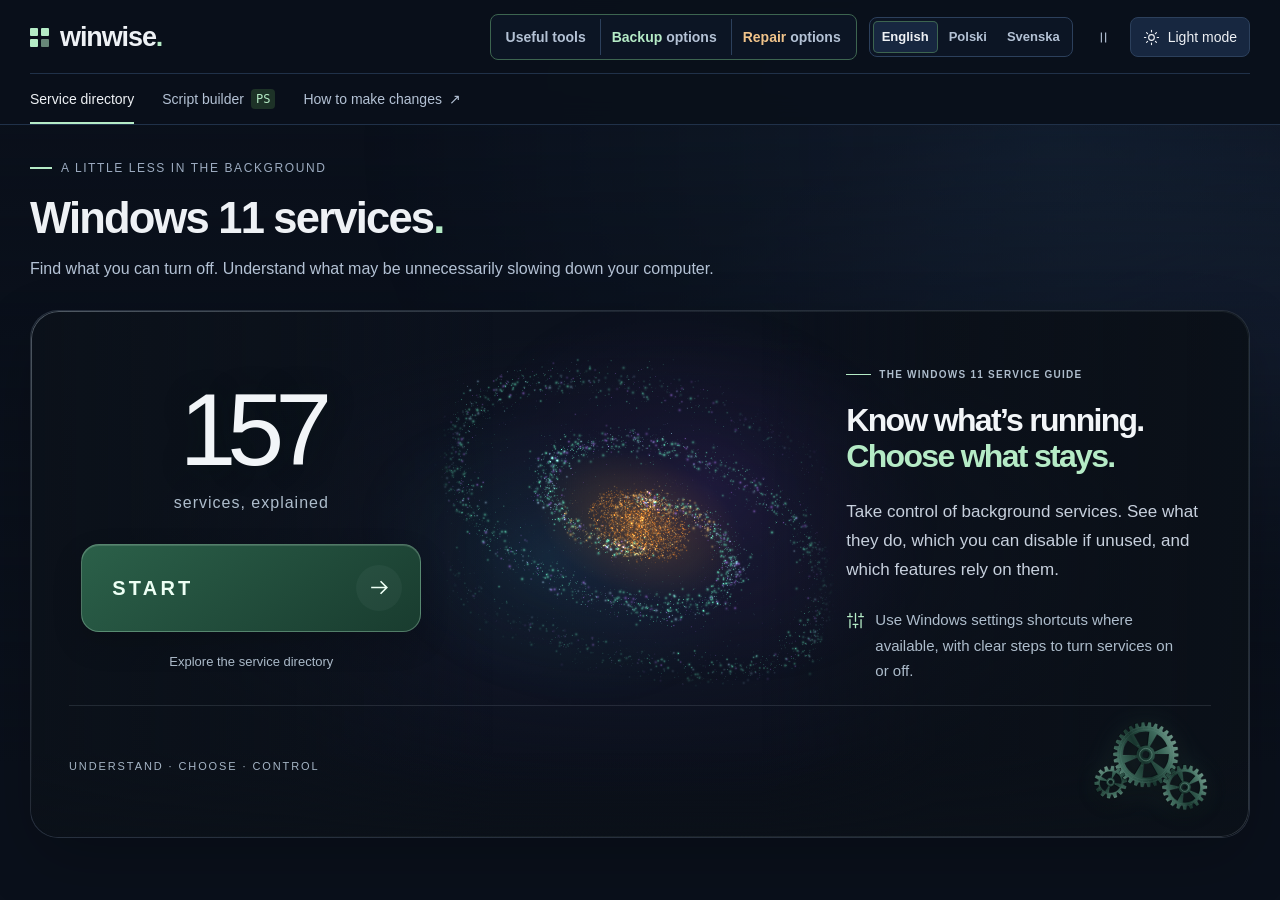
<file: src/index.html>
<!doctype html>
<html lang="en" data-theme="dark" data-motion="running">
<head>
  <meta charset="utf-8">
  <meta name="viewport" content="width=device-width,initial-scale=1">
  <meta name="theme-color" content="#0a101b">
  <meta name="color-scheme" content="dark light">
  <meta name="description" content="Explore Windows 11 services and useful tools, understand privacy and performance tradeoffs, and build a PowerShell script with backup and restore instructions.">
  <link rel="canonical" href="https://heliakon.github.io/winwise/">
  <meta property="og:site_name" content="Winwise">
  <meta property="og:type" content="website">
  <meta property="og:title" content="Winwise — Windows 11 service guide">
  <meta property="og:description" content="Explore Windows 11 services and useful tools, understand privacy and performance tradeoffs, and build a PowerShell script with backup and restore instructions.">
  <meta property="og:url" content="https://heliakon.github.io/winwise/">
  <meta property="og:image" content="https://heliakon.github.io/winwise/social-preview.jpg">
  <meta property="og:image:width" content="1200">
  <meta property="og:image:height" content="630">
  <meta property="og:image:alt" content="Winwise: Know what's running. Choose what stays. A guide to Windows 11 services, plus a builder for a reversible PowerShell script.">
  <meta name="twitter:card" content="summary_large_image">
  <title>Winwise — Windows 11 service guide</title>
  <link rel="icon" href="favicon.svg" type="image/svg+xml">
  <script src="appearance-init.js"></script>
  <link rel="stylesheet" href="theme.css">
  <link rel="stylesheet" href="styles.css">
  <link rel="stylesheet" href="intro.css">
  <script src="services.js" defer></script>
  <script src="script-builder.js" defer></script>
  <script src="i18n-pl.js" defer></script>
  <script src="i18n-sv.js" defer></script>
  <script src="i18n.js" defer></script>
  <script src="galaxy.js" defer></script>
  <script src="intro.js" defer></script>
  <script src="launch-glass.js" defer></script>
  <script src="app.js" defer></script>
  <script src="appearance.js" defer></script>
</head>
<body>
  <div class="ambient-scene" aria-hidden="true"><div class="ambient-halo"></div><canvas id="ambient-particles"></canvas><div class="ambient-vignette"></div></div>
  <canvas id="launch-effects" aria-hidden="true" hidden></canvas>
  <a class="skip-link" href="#directory">Skip to services</a>
  <header class="site-header"><div class="header-inner">
    <a href="#directory" class="brand" aria-label="Winwise home" data-i18n-attr="aria-label:header.home"><span class="brand-symbol" aria-hidden="true"><i></i><i></i><i></i><i></i></span>winwise<span class="brand-dot">.</span></a>
    <nav class="top-nav" aria-label="Main navigation" data-i18n-attr="aria-label:header.mainNav"><a class="active" href="#directory" data-view="directory" data-i18n="nav.directory">Service directory</a><a href="#builder" data-view="builder" data-i18n="nav.builder">Script builder <span class="nav-pill">PS</span></a><button data-dialog="guide" data-i18n="nav.guide">How to make changes <span aria-hidden="true">↗</span></button></nav>
    <div class="header-utilities"><span class="os-tag"><svg viewBox="0 0 20 20" aria-hidden="true"><path d="M2 3h7v6H2zm9 0h7v6h-7zM2 11h7v6H2zm9 0h7v6h-7z" fill="currentColor"/></svg>Windows 11</span><nav class="header-resources" aria-label="Tools and recovery" data-i18n-attr="aria-label:header.resources"><a href="#tools" data-view="tools" data-i18n="nav.tools">Useful tools</a><a href="#backup" data-view="backup" data-i18n="nav.backup"><span><span class="nav-backup">Backup</span> options</span></a><a href="#repair" data-view="repair" class="nav-repair-link" data-i18n="nav.repair"><span><span class="nav-repair">Repair</span> options</span></a></nav><div class="language-switcher" role="group" aria-label="Language" data-i18n-attr="aria-label:language.label"><button type="button" data-language="en" lang="en" aria-pressed="true">English</button><button type="button" data-language="pl" lang="pl" aria-pressed="false">Polski</button><button type="button" data-language="sv" lang="sv" aria-pressed="false">Svenska</button></div><div class="appearance-controls"><button id="motion-toggle" class="appearance-button" aria-label="Pause background animation" title="Pause background animation"><svg class="pause-icon" viewBox="0 0 24 24" fill="none" stroke="currentColor" stroke-width="1.6" aria-hidden="true"><path d="M9 5v14M15 5v14"/></svg><svg class="play-icon" viewBox="0 0 24 24" fill="none" stroke="currentColor" stroke-width="1.6" aria-hidden="true"><path d="m8 5 11 7-11 7V5Z"/></svg></button><button id="theme-toggle" class="appearance-button theme-toggle" aria-label="Switch to light mode" title="Switch to light mode"><svg class="sun-icon" viewBox="0 0 24 24" fill="none" stroke="currentColor" stroke-width="1.6" stroke-linecap="round" aria-hidden="true"><circle cx="12" cy="12" r="4"/><path d="M12 2v2m0 16v2M2 12h2m16 0h2M5 5l1.5 1.5m11 11L19 19M5 19l1.5-1.5m11-11L19 5"/></svg><svg class="moon-icon" viewBox="0 0 24 24" fill="none" stroke="currentColor" stroke-width="1.6" stroke-linejoin="round" aria-hidden="true"><path d="M20.5 14.2A9 9 0 0 1 9.8 3.5 9 9 0 1 0 20.5 14.2Z"/></svg><span class="theme-toggle-label">Light mode</span></button></div></div>
  </div></header>
  <main class="page-shell">
    <section class="intro" aria-labelledby="page-title"><div><p class="eyebrow" data-i18n="intro.eyebrow"><span class="tiny-line"></span>A LITTLE LESS IN THE BACKGROUND</p><h1 id="page-title" data-i18n="intro.title">Windows 11 services<span>.</span></h1><p class="intro-copy" data-i18n="intro.copy">Find what you can turn off. Understand what may be unnecessarily slowing down your computer.</p></div><div class="intro-action"><a class="primary-button" href="#builder" data-view="builder" data-i18n="intro.build"><span data-icon="terminal"></span>Build a PowerShell script <span aria-hidden="true">↗</span></a><span class="builder-button-note" data-i18n="intro.buildNote">Select services using the creator, then download the script.</span><span><span data-i18n="intro.updated">Updated</span> <time datetime="2026-11-03" data-i18n-date>November 3, 2026</time></span></div></section>
    <div class="directory-stage">
    <section id="welcome" class="launch-panel" aria-labelledby="launch-title" hidden>
      <canvas class="launch-glass" id="launch-glass" aria-hidden="true"></canvas>
      <div class="launch-universe" id="launch-universe" aria-hidden="true">
        <canvas class="launch-orbits" id="launch-orbits"></canvas>
      </div>
      <div class="launch-focus" aria-hidden="true"></div>
      <div class="launch-copy">
        <p class="launch-eyebrow" data-i18n="launch.eyebrow"><span></span>THE WINDOWS 11 SERVICE GUIDE</p>
        <h2 id="launch-title" data-i18n="launch.title">Know what’s running.<br><span>Choose what stays.</span></h2>
        <p class="launch-description" data-i18n="launch.description">Take control of background services. See what they do, which you can disable if unused, and which features rely on them.</p>
        <p class="launch-settings"><span data-icon="sliders"></span><span data-i18n="launch.settings">Use Windows settings shortcuts where available, with clear steps to turn services on or off.</span></p>
      </div>
      <div class="launch-action">
        <div class="launch-count"><strong id="launch-count">157</strong><span id="launch-label">services, explained</span></div>
        <button id="start-directory" class="launch-start" type="button" aria-controls="directory"><span>START</span><span class="launch-start-arrow" aria-hidden="true"><svg viewBox="0 0 24 24" fill="none" stroke="currentColor" stroke-width="1.6"><path d="M4 12h15m-6-6 6 6-6 6"/></svg></span></button>
        <span class="launch-button-note" data-i18n="launch.note">Explore the service directory</span>
      </div>
      <div class="launch-bottom" aria-hidden="true"><span data-i18n="launch.tagline">UNDERSTAND · CHOOSE · CONTROL</span><svg class="launch-gears" id="launch-gears" viewBox="45 15 590 520" focusable="false"></svg></div>
    </section>
    <section class="overview" aria-label="Guide overview" data-i18n-attr="aria-label:overview.label">
      <button class="overview-total" type="button" data-category="all" aria-label="Show all services" data-i18n-attr="aria-label:overview.allLabel"><span class="overview-icon" data-icon="grid"></span><span class="overview-total-copy"><strong id="total-stat">—</strong><span id="total-label">services explained</span></span><span class="stat-annotation" data-i18n="overview.annotation">One place to understand<br>what’s running.</span></button>
      <button class="overview-item" data-category="privacy"><span class="overview-icon purple" data-icon="shield"></span><div data-i18n="overview.privacy"><strong>Privacy</strong><span>Limit data &amp; connected features</span></div><span class="overview-arrow" aria-hidden="true">↗</span></button>
      <button class="overview-item" data-category="performance"><span class="overview-icon mint" data-icon="gauge"></span><div data-i18n="overview.performance"><strong>Performance</strong><span>Review background activity</span></div><span class="overview-arrow" aria-hidden="true">↗</span></button>
    </section>
    <div class="workspace" id="directory">
      <aside class="sidebar" aria-label="Directory filters" data-i18n-attr="aria-label:sidebar.label"><p class="section-label" data-i18n="sidebar.browse">BROWSE SERVICES</p><nav id="categories" class="category-nav" aria-label="Service categories" data-i18n-attr="aria-label:sidebar.categories"></nav><div class="sidebar-note"><span data-icon="sliders"></span><h2 data-i18n="sidebar.noteTitle">Small changes.<br>One at a time.</h2><p data-i18n="sidebar.noteText">Many services start only when needed. Fewer running services doesn’t automatically mean a faster PC.</p><button data-dialog="guide" data-i18n="sidebar.guide">Read the change guide <span aria-hidden="true">↗</span></button></div><button class="sidebar-source" data-dialog="sources" data-i18n="sidebar.about"><span data-icon="book"></span>About this guide</button></aside>
      <section class="directory-content" aria-labelledby="directory-title">
        <div class="directory-heading"><div><h2 id="directory-title">All services <span id="heading-count"></span></h2><p id="category-description">The useful candidates, the tradeoffs, and the essentials to leave alone.</p></div></div>
        <div class="directory-toolbar"><label class="search-box"><span data-icon="search"></span><input id="search" type="search" placeholder="Search by service name or purpose…" aria-label="Search services" autocomplete="off" data-i18n-attr="placeholder:directory.searchPlaceholder;aria-label:directory.searchLabel"><kbd aria-hidden="true">/</kbd></label><div class="sort-control"><span class="sr-only" id="sort-label" data-i18n="directory.sortLabel">Sort services</span><select id="sort" aria-labelledby="sort-label"><option value="recommended" data-i18n="directory.sortRecommended">Suggested order</option><option value="az" data-i18n="directory.sortAz">Name: A–Z</option><option value="za" data-i18n="directory.sortZa">Name: Z–A</option></select><span data-icon="chevron"></span></div></div>
        <div class="filter-row"><div class="recommendation-filters" role="group" aria-label="Filter by recommendation" data-i18n-attr="aria-label:directory.filterLabel"><button data-status="all" aria-pressed="true" class="selected" data-i18n="filter.all">All recommendations</button><button data-status="conditional" aria-pressed="false" data-i18n="filter.conditional"><span class="key-mark amber"></span>Can disable if unused</button><span class="filter-tooltip"><button data-status="settings" aria-pressed="false" aria-describedby="settings-tooltip" data-i18n="filter.settings"><span class="key-mark purple"></span>Use Settings toggle in OS instead</button><span id="settings-tooltip" role="tooltip" data-i18n="filter.settingsTooltip">Turn the feature off in Windows Settings rather than disabling the service.</span></span><button data-status="keep" aria-pressed="false" data-i18n="filter.keep"><span class="key-mark gray"></span>Keep enabled</button></div></div>
        <div class="context-note"><span data-icon="info"></span><div><p data-i18n="directory.contextNote"><strong>There’s no universal disable list.</strong> Availability varies by edition, build, and hardware. These are conditional recommendations, not a scan of your PC.</p></div></div>
        <div class="results-meta"><p id="result-count" role="status" aria-live="polite"></p><span data-i18n="directory.selectHint">SELECT A SERVICE TO SEE THE TRADEOFFS</span></div>
        <div class="service-table"><div class="table-head" aria-hidden="true"><span data-i18n="table.service">SERVICE</span><span data-i18n="table.recommendation">RECOMMENDATION</span><span data-i18n="table.description">WHAT IT DOES</span><span></span></div><div id="service-list"></div></div>
        <div id="empty-state" class="empty-state" hidden><span data-icon="search"></span><h3 data-i18n="empty.title">No services found</h3><p data-i18n="empty.text">Try a different name or clear your filters.</p><button id="reset-filters" class="primary-button" data-i18n="empty.reset">Reset filters</button></div>
        <div class="directory-footer"><span data-icon="terminal"></span><p data-i18n="directory.inventory">Looking for every service installed on your PC? <button data-dialog="inventory">View your local service list <span aria-hidden="true">↗</span></button></p></div>
      </section>
    </div>
    </div>
    <section id="builder" class="builder-view" aria-labelledby="builder-title" hidden></section>
    <section id="tools" class="tools-section" aria-labelledby="tools-title" hidden>
      <div class="tools-heading"><div><h1 id="tools-title" tabindex="-1">Useful tools for Windows 11<span>.</span></h1><p>Make everyday tasks easier, find files faster, and understand what’s running on your PC.</p></div><a class="tools-directory-link" href="#directory" data-view="directory"><span aria-hidden="true">←</span> Back to services</a></div>
      <div class="tools-grid">
        <article class="tool-card tool-card-featured" aria-labelledby="tool-powertoys">
          <div class="tool-card-top"><span class="tool-icon" data-icon="sliders"></span><span class="tool-category">Everyday productivity</span><span class="tool-pick">Start here</span></div>
          <h3 id="tool-powertoys">Microsoft PowerToys</h3><p class="tool-publisher">Microsoft Corporation · Free &amp; open source</p>
          <p>Arrange windows with FancyZones, rename files in bulk with PowerRename, and preview files with Peek. A collection of useful additions to Windows.</p>
          <p class="tool-detail">Choose which utilities to enable in PowerToys Settings.</p>
          <div class="tool-links"><a class="tool-download" href="https://apps.microsoft.com/detail/xp89dcgq3k6vld" target="_blank" rel="noopener noreferrer">Get PowerToys <span data-icon="external"></span></a><a href="https://learn.microsoft.com/en-us/windows/powertoys/" target="_blank" rel="noopener noreferrer">Microsoft guide</a></div>
        </article>
        <article class="tool-card" aria-labelledby="tool-everything">
          <div class="tool-card-top"><span class="tool-icon" data-icon="search"></span><span class="tool-category">Find files</span></div>
          <h3 id="tool-everything">Everything</h3><p class="tool-publisher">voidtools</p>
          <p>Find files and folders by name as you type. Useful when you remember a filename but not where you saved it.</p>
          <p class="tool-detail">Focused on filenames. Keep Windows Search for Outlook and other features that depend on its index.</p>
          <div class="tool-links"><a class="tool-download" href="https://www.voidtools.com/downloads/" target="_blank" rel="noopener noreferrer">Get Everything <span data-icon="external"></span></a><a href="https://www.voidtools.com/support/everything/" target="_blank" rel="noopener noreferrer">Official guide</a></div>
        </article>
        <article class="tool-card" aria-labelledby="tool-sharex">
          <div class="tool-card-top"><span class="tool-icon" data-icon="monitor"></span><span class="tool-category">Capture &amp; explain</span></div>
          <h3 id="tool-sharex">ShareX</h3><p class="tool-publisher">ShareX team · Free &amp; open source</p>
          <p>Capture and annotate screenshots, record a screen or GIF, and build shortcuts for repeat capture tasks.</p>
          <p class="tool-detail">Review its after-capture tasks to choose whether captures stay local or are uploaded.</p>
          <div class="tool-links"><a class="tool-download" href="https://getsharex.com/" target="_blank" rel="noopener noreferrer">Get ShareX <span data-icon="external"></span></a></div>
        </article>
        <article class="tool-card" aria-labelledby="tool-nanazip">
          <div class="tool-card-top"><span class="tool-icon" data-icon="cube"></span><span class="tool-category">Work with archives</span></div>
          <h3 id="tool-nanazip">NanaZip</h3><p class="tool-publisher">M2-Team · Open source</p>
          <p>A file archiver based on 7-Zip, with integration into the Windows 11 right-click menu and support for many archive formats.</p>
          <p class="tool-detail">Choose the stable NanaZip release for everyday use.</p>
          <div class="tool-links"><a class="tool-download" href="https://apps.microsoft.com/detail/9n8g7tscl18r" target="_blank" rel="noopener noreferrer">Get NanaZip <span data-icon="external"></span></a><a href="https://github.com/M2Team/NanaZip" target="_blank" rel="noopener noreferrer">Official project</a></div>
        </article>
        <article class="tool-card" aria-labelledby="tool-process-explorer">
          <div class="tool-card-top"><span class="tool-icon" data-icon="gauge"></span><span class="tool-category">Understand processes</span></div>
          <h3 id="tool-process-explorer">Process Explorer</h3><p class="tool-publisher">Microsoft Sysinternals</p>
          <p>Look deeper into running processes and their loaded files. Find which program is holding a file open when Windows won’t let you move or delete it.</p>
          <p class="tool-detail">Useful for investigating an unfamiliar background process before deciding what to change.</p>
          <div class="tool-links"><a class="tool-download" href="https://learn.microsoft.com/en-us/sysinternals/downloads/process-explorer" target="_blank" rel="noopener noreferrer">Get Process Explorer <span data-icon="external"></span></a></div>
        </article>
        <article class="tool-card" aria-labelledby="tool-autoruns">
          <div class="tool-card-top"><span class="tool-icon" data-icon="terminal"></span><span class="tool-category">Review startup · Advanced</span></div>
          <h3 id="tool-autoruns">Autoruns</h3><p class="tool-publisher">Microsoft Sysinternals</p>
          <p>See what starts automatically, including sign-in entries, scheduled tasks, services, and Explorer extensions.</p>
          <p class="tool-detail">Use Hide Signed Microsoft Entries to focus on third-party items. Review each entry before disabling it.</p>
          <div class="tool-links"><a class="tool-download" href="https://learn.microsoft.com/en-us/sysinternals/downloads/autoruns" target="_blank" rel="noopener noreferrer">Get Autoruns <span data-icon="external"></span></a></div>
        </article>
        <article class="tool-card" aria-labelledby="tool-warp">
          <div class="tool-card-top"><span class="tool-icon" data-icon="terminal"></span><span class="tool-category">Work in the terminal</span></div>
          <h3 id="tool-warp">Warp</h3><p class="tool-publisher">Warp</p>
          <p>Run PowerShell commands in a modern terminal with tabs, split panes, and command output grouped into blocks. Built-in AI can help with command-line tasks.</p>
          <p class="tool-detail">Supports both Windows PowerShell and PowerShell 7. Choose your preferred shell in Settings.</p>
          <div class="tool-links"><a class="tool-download" href="https://www.warp.dev/download" target="_blank" rel="noopener noreferrer">Get Warp <span data-icon="external"></span></a><a href="https://docs.warp.dev/getting-started/migrate-to-warp/migrate-to-warp-from-windows-terminal" target="_blank" rel="noopener noreferrer">Windows guide</a></div>
        </article>
        <article class="tool-card" aria-labelledby="tool-zed">
          <div class="tool-card-top"><span class="tool-icon" data-icon="keyboard"></span><span class="tool-category">Edit code</span></div>
          <h3 id="tool-zed">Zed</h3><p class="tool-publisher">Zed Industries</p>
          <p>A native code editor built for responsive editing and collaboration. Work with language extensions, navigate projects, and use coding agents in the editor.</p>
          <p class="tool-detail">Built-in WSL support lets you edit projects inside a Linux environment from Windows.</p>
          <div class="tool-links"><a class="tool-download" href="https://zed.dev/download" target="_blank" rel="noopener noreferrer">Get Zed <span data-icon="external"></span></a><a href="https://zed.dev/windows" target="_blank" rel="noopener noreferrer">Zed on Windows</a></div>
        </article>
        <article class="tool-card" aria-labelledby="tool-localsend">
          <div class="tool-card-top"><span class="tool-icon" data-icon="network"></span><span class="tool-category">Share between devices</span></div>
          <h3 id="tool-localsend">LocalSend</h3><p class="tool-publisher">LocalSend · Free &amp; open source</p>
          <p>Send photos, files, and text between your PC and nearby phones or computers over your local network. No cloud upload or account needed.</p>
          <p class="tool-detail">Install it on both devices and connect them to the same local network. Works across Windows, macOS, Linux, Android, and iOS.</p>
          <div class="tool-links"><a class="tool-download" href="https://localsend.org/download" target="_blank" rel="noopener noreferrer">Get LocalSend <span data-icon="external"></span></a><a href="https://localsend.org/" target="_blank" rel="noopener noreferrer">How it works</a></div>
        </article>
      </div>
      <p class="tools-reviewed">Original selection checked <time datetime="2026-09-25">September 25, 2026</time>. Warp, Zed, and LocalSend checked against official sources <time datetime="2026-10-04">October 4, 2026</time>.</p>
    </section>
    <section id="backup" class="backup-view backup-view-backup" aria-labelledby="backup-title" hidden>
      <div class="backup-heading"><p class="eyebrow"><span class="tiny-line"></span>KEEP A COPY</p><h1 id="backup-title" tabindex="-1">Windows 11 <span>backup</span> options<span>.</span></h1><p class="backup-lead">A drive can fail, a laptop can be lost, and files can be deleted by mistake. A backup is a separate copy you can get your files back from. This page covers Windows 11 only.</p></div>
      <div class="backup-panel">
        <section class="backup-section" aria-labelledby="backup-overview-title">
          <div class="backup-section-heading"><h2 id="backup-overview-title">What are you looking for?</h2></div>
          <div class="backup-comparison backup-entry">
            <div>
              <span class="backup-type backup-type-files">Files</span>
              <h3>Back up only my personal files</h3>
              <p>Documents, photos, and other personal files, kept somewhere other than the PC.</p>
              <ul class="backup-entry-links">
                <li><a class="backup-jump" href="#backup" data-backup-jump="windows-backup-title">Windows Backup and OneDrive <span aria-hidden="true">↓</span></a><span class="backup-entry-note">Built into Windows. Syncs the folders you choose to OneDrive and saves your settings and apps list to your Microsoft account.</span></li>
                <li><a class="backup-jump" href="#backup" data-backup-jump="file-history-title">File History <span aria-hidden="true">↓</span></a><span class="backup-entry-note">Built into Windows. Copies your files to an external drive and keeps earlier versions.</span></li>
              </ul>
            </div>
            <div>
              <span class="backup-type backup-type-points">Whole PC</span>
              <h3>Back up the whole drive</h3>
              <p>Windows, apps, settings, and files in one disk image, so you can get the PC back after a drive failure or a virus.</p>
              <ul class="backup-entry-links">
                <li><a class="backup-jump" href="#backup" data-backup-jump="disk-image-title">Disk image with Rescuezilla <span aria-hidden="true">↓</span></a><span class="backup-entry-note">Free, open-source software that runs from a USB stick. Saves the whole drive as an image on another drive.</span></li>
                <li><a class="backup-jump" href="#backup" data-backup-jump="veeam-title">Automatic disk image with Veeam Agent FREE <span aria-hidden="true">↓</span></a><span class="backup-entry-note">Free software from Veeam that runs inside Windows. Backs up the whole drive on a schedule and copies only changes after the first backup.</span></li>
              </ul>
            </div>
          </div>
          <p>Restore points are not backups. They don’t keep a separate copy of your files, and they can’t help if the drive fails. <a href="#repair" data-view="repair" data-backup-jump="system-restore-title">Restore points are on the repair page</a>.</p>
        </section>
        <section class="backup-section" aria-labelledby="backup-compare-title">
          <div class="backup-section-heading"><h2 id="backup-compare-title">Compare the options</h2></div>
          <div class="backup-table-wrap">
            <table class="backup-table" role="table">
              <thead role="rowgroup"><tr role="row"><th scope="col" role="columnheader">Option</th><th scope="col" role="columnheader">Protects</th><th scope="col" role="columnheader">Where the copy is</th><th scope="col" role="columnheader">When to choose it</th></tr></thead>
              <tbody role="rowgroup">
                <tr role="row"><th scope="row" role="rowheader"><a class="backup-inline-jump" href="#backup" data-backup-jump="windows-backup-title">Windows Backup and OneDrive</a></th><td role="cell" data-label="Protects">Folders you choose (Desktop, Documents, Pictures, Videos, Music), your installed apps list, Wi-Fi networks, and settings</td><td role="cell" data-label="Where the copy is">OneDrive and your Microsoft account (5 GB free)</td><td role="cell" data-label="When to choose it">You use a personal Microsoft account and want your files on more than one device</td></tr>
                <tr role="row"><th scope="row" role="rowheader"><a class="backup-inline-jump" href="#backup" data-backup-jump="file-history-title">File History</a></th><td role="cell" data-label="Protects">Your libraries, Desktop, and folders you add, with earlier versions</td><td role="cell" data-label="Where the copy is">An external drive or a network location</td><td role="cell" data-label="When to choose it">You want copies of your files, with earlier versions, on your own drive</td></tr>
                <tr role="row"><th scope="row" role="rowheader"><a class="backup-inline-jump" href="#backup" data-backup-jump="disk-image-title">Disk image with Rescuezilla</a></th><td role="cell" data-label="Protects">The whole drive: Windows, apps, settings, and files</td><td role="cell" data-label="Where the copy is">Image files on an external drive or a network share</td><td role="cell" data-label="When to choose it">You want the whole PC back quickly after a drive failure or a virus</td></tr>
                <tr role="row"><th scope="row" role="rowheader"><a class="backup-inline-jump" href="#backup" data-backup-jump="veeam-title">Automatic disk image with Veeam Agent FREE</a></th><td role="cell" data-label="Protects">The whole drive: Windows, apps, settings, and files</td><td role="cell" data-label="Where the copy is">Backup files on an external drive or a network share</td><td role="cell" data-label="When to choose it">You want whole-PC backups to run on their own, from inside Windows</td></tr>
              </tbody>
            </table>
          </div>
        </section>
        <section class="backup-section" aria-labelledby="windows-backup-title">
          <div class="backup-section-heading"><span class="backup-number" aria-hidden="true">01</span><h2 id="windows-backup-title" tabindex="-1">Windows Backup and OneDrive</h2></div>
          <div class="backup-split">
            <div class="backup-aside">
              <h3 class="backup-subheading">What it does</h3>
              <p>Windows Backup syncs the folders you choose to OneDrive and remembers supported settings and your installed apps list with your Microsoft account. On a new or reinstalled PC, you sign in and get them back.</p>
              <h3 class="backup-subheading">What you need</h3>
              <ul class="backup-list">
                <li>A personal Microsoft account, such as an outlook.com address. The app doesn’t work with work or school accounts.</li>
                <li>An internet connection.</li>
                <li>Enough OneDrive storage. A free account includes 5 GB, and photos and videos fill it quickly.</li>
              </ul>
              <div class="backup-source-links"><a class="source-link" href="https://support.microsoft.com/en-us/windows/experience/backup-recovery/back-up-and-restore-with-windows-backup" target="_blank" rel="noopener noreferrer">Microsoft: Windows Backup <span aria-hidden="true">↗</span></a><a class="source-link" href="https://support.microsoft.com/en-us/onedrive/restore-your-onedrive-files" target="_blank" rel="noopener noreferrer">Microsoft: restore deleted OneDrive files <span aria-hidden="true">↗</span></a></div>
            </div>
            <div class="backup-main">
              <h3 class="backup-subheading">Watch out</h3>
              <div class="backup-warning" role="note"><p><strong>Changes and deletions sync too.</strong> If you delete or change a file on the PC, OneDrive gets the change. Deleted files stay in OneDrive’s Recycle bin only for a limited time, so OneDrive doesn’t replace an external drive.</p></div>
              <ul class="backup-list">
                <li>When OneDrive is full, the backup stops. Check its status now and then.</li>
                <li>It isn’t a copy of the whole PC. Some apps and licenses have to be installed again.</li>
                <li>On a work or school PC, settings backup is a separate feature controlled by your organization.</li>
              </ul>
              <h3 class="backup-subheading">Steps</h3>
              <ol class="backup-steps">
                <li>Sign in to Windows with your personal Microsoft account.</li>
                <li>Open <strong>Windows Backup</strong> from Start, or go to <strong>Settings → Accounts → Windows backup</strong>.</li>
                <li>Under <strong>Folders</strong>, turn on the folders you want to sync to OneDrive.</li>
                <li>Turn on the apps and preferences you want Windows to remember, then select <strong>Back up</strong>.</li>
                <li>Check the backup status in Windows Backup. If OneDrive reports a problem, check that you’re signed in and have enough storage.</li>
              </ol>
              <h3 class="backup-subheading">Get things back</h3>
              <ul class="backup-list">
                <li><strong>Files:</strong> sign in to OneDrive with the same Microsoft account.</li>
                <li><strong>Deleted or changed files:</strong> OneDrive’s <strong>Recycle bin</strong> and <strong>Version history</strong> keep them for a limited time, which depends on your account and settings.</li>
                <li><strong>New or reinstalled PC:</strong> during setup, sign in with the same account. If Windows finds a compatible backup, it offers to restore it.</li>
                <li><strong>Apps:</strong> your pinned apps come back as pins. Select a Microsoft Store app’s pin to install it again; for other apps, Windows directs you to the installer.</li>
              </ul>
            </div>
          </div>
        </section>
        <section class="backup-section" aria-labelledby="file-history-title">
          <div class="backup-section-heading"><span class="backup-number" aria-hidden="true">02</span><h2 id="file-history-title" tabindex="-1">File History</h2></div>
          <div class="backup-split">
            <div class="backup-aside">
              <h3 class="backup-subheading">What it does</h3>
              <p>File History copies the files in your libraries, such as Documents, Pictures, Videos, and Music, and on your Desktop to another drive. It keeps earlier versions, so you can get back a file as it was before a change or deletion.</p>
              <h3 class="backup-subheading">What you need</h3>
              <ul class="backup-list">
                <li>An external drive or a network location with enough free space.</li>
                <li>The drive connected regularly, so new copies are made.</li>
              </ul>
              <p class="backup-limits">You can also copy important folders to a separate drive yourself. Those copies don’t update, so repeat the copy after important changes.</p>
              <div class="backup-source-links"><a class="source-link" href="https://support.microsoft.com/en-us/windows/experience/backup-recovery/backup-and-restore-with-file-history" target="_blank" rel="noopener noreferrer">Microsoft: File History <span aria-hidden="true">↗</span></a></div>
            </div>
            <div class="backup-main">
              <h3 class="backup-subheading">Watch out</h3>
              <div class="backup-warning" role="note"><p><strong>Restoring can replace the current version.</strong> Microsoft notes that the replacement can’t be undone. Use <strong>Restore to</strong> and choose another folder to keep both versions.</p></div>
              <ul class="backup-list">
                <li>File History copies files only. It doesn’t copy Windows, installed apps, or their settings.</li>
              </ul>
              <h3 class="backup-subheading">Steps: turn it on</h3>
              <ol class="backup-steps">
                <li>Connect an external drive, or make sure the network location is available.</li>
                <li>Open <strong>Control Panel → System and Security → File History</strong>.</li>
                <li>If the drive you want isn’t selected, choose <strong>Select drive</strong>, pick the drive, and select <strong>OK</strong>.</li>
                <li>Select <strong>Turn on</strong>.</li>
                <li>To add a folder outside your libraries, right-click it in File Explorer, select <strong>Show more options → Include in library</strong>, and choose a library.</li>
                <li>Leave the drive connected until the first backup finishes. Then reopen File History to check that a backup has completed.</li>
              </ol>
              <h3 class="backup-subheading">Steps: restore an earlier version</h3>
              <ol class="backup-steps">
                <li>In File Explorer, open the folder that contains, or used to contain, the file.</li>
                <li>Right-click the folder and select <strong>Restore previous versions</strong>. If you don’t see it, select <strong>Show more options</strong> first.</li>
                <li>On the <strong>Previous Versions</strong> tab, choose a version. To look at it first, select the arrow next to <strong>Open</strong>, then <strong>Open in File History</strong>.</li>
                <li>Select the arrow next to <strong>Restore</strong> and choose <strong>Restore to</strong>. Pick another folder, so the current version stays.</li>
              </ol>
            </div>
          </div>
        </section>
        <section class="backup-section" aria-labelledby="disk-image-title">
          <div class="backup-section-heading"><span class="backup-number" aria-hidden="true">03</span><h2 id="disk-image-title" tabindex="-1">Disk image with Rescuezilla</h2></div>
          <div class="backup-split">
            <div class="backup-aside">
              <h3 class="backup-subheading">What it does</h3>
              <p>A disk image is a copy of your whole drive, with Windows, apps, settings, and files, saved as files on another drive. You can keep several images from different days. If the drive fails or you get a virus, you restore an image to the same drive or a new one, and the PC is back as it was on that day.</p>
              <p>Rescuezilla is free, open-source software. It runs from a USB stick, so nothing is installed on Windows.</p>
              <h3 class="backup-subheading">When to choose it over Veeam</h3>
              <ul class="backup-list">
                <li>You want open-source software that you can download without filling in a form.</li>
                <li>You don’t want backup software installed on Windows or running in the background.</li>
                <li>You want each image to be a complete copy on its own. Veeam backups after the first one hold only changes and need the earlier files to restore.</li>
                <li>You also want to clone Windows to a new drive.</li>
              </ul>
              <h3 class="backup-subheading">What you need</h3>
              <ul class="backup-list">
                <li>Rescuezilla 2.6.2 or newer: <a href="https://github.com/rescuezilla/rescuezilla" target="_blank" rel="noopener noreferrer">Rescuezilla on GitHub</a> (2.8k stars, November 2026). Download the ISO file from <a href="https://github.com/rescuezilla/rescuezilla/releases/latest" target="_blank" rel="noopener noreferrer">Releases</a>. Older versions may not start on PCs with Secure Boot turned on.</li>
                <li><a href="https://etcher.balena.io/" target="_blank" rel="noopener noreferrer">balenaEtcher</a>, to write the ISO file to a USB stick.</li>
                <li>A USB stick that can be erased. Label it “Rescuezilla” and keep it with your backup drive.</li>
                <li>A backup drive with enough free space. Images are compressed and include only used space, but an image of an encrypted drive can be as large as the whole drive.</li>
                <li>Your <a href="https://support.microsoft.com/en-us/windows/security/encryption/find-your-bitlocker-recovery-key" target="_blank" rel="noopener noreferrer">BitLocker recovery key</a>, if Windows is encrypted. Windows may ask for it after a restore.</li>
              </ul>
              <div class="backup-source-links"><a class="source-link" href="https://rescuezilla.com/download" target="_blank" rel="noopener noreferrer">Rescuezilla: download and instructions <span aria-hidden="true">↗</span></a></div>
            </div>
            <div class="backup-main">
              <h3 class="backup-subheading">Watch out</h3>
              <div class="backup-warning" role="note"><p><strong>Restoring erases the drive you restore to.</strong> Check the drive’s size and name before you confirm. Choosing the wrong drive is the most serious mistake.</p></div>
              <ul class="backup-list">
                <li>An image helps after a virus only if you made it before the infection. Keep a few images from different dates.</li>
                <li>Start the PC from the USB stick with its one-time boot menu, often <strong>F8</strong>, <strong>F11</strong>, or <strong>F12</strong>. The key depends on the manufacturer.</li>
                <li>If the screen is hard to read, choose <strong>Graphical fallback mode</strong> in the first menu.</li>
                <li>If the drive is starting to fail, turn on the option to ignore bad sectors on the summary screen.</li>
                <li>An image can take from tens of minutes to a few hours, depending on the drive and how much data you have. Use a USB 3 port.</li>
              </ul>
              <h3 class="backup-subheading">Steps: make an image</h3>
              <ol class="backup-steps">
                <li>Write the Rescuezilla ISO file to the USB stick with balenaEtcher. This erases the USB stick.</li>
                <li>Connect the backup drive. Start the PC from the USB stick.</li>
                <li>Choose <strong>Start Rescuezilla</strong>, then select <strong>Backup</strong>.</li>
                <li>Select the drive with Windows, and keep all its partitions selected.</li>
                <li>Select the backup drive and a folder. The default image name includes the date.</li>
                <li>Keep the default compression, confirm, and wait until the backup finishes.</li>
                <li>Select <strong>Verify Image</strong> to check the new image. Then open a few files in <strong>Image Explorer (beta)</strong>.</li>
              </ol>
              <h3 class="backup-subheading">Steps: restore an image</h3>
              <ol class="backup-steps">
                <li>Start the PC from the Rescuezilla USB stick. Choose <strong>Start Rescuezilla</strong>, then select <strong>Restore</strong>.</li>
                <li>Select the backup drive and folder, then the image with the date you want.</li>
                <li>Select the drive to restore to. Check its size and name, because it will be erased.</li>
                <li>Confirm, and wait until the restore finishes.</li>
                <li>Shut down, remove the USB stick and the backup drive, then start Windows.</li>
              </ol>
              <p class="backup-limits">Restoring to a larger drive leaves extra unallocated space. You can leave it, or create a new partition on it in Disk Management. Rescuezilla’s <strong>Clone</strong> copies one drive straight to another. It’s useful for moving Windows to a new drive, but not as a backup: it keeps only one copy, erases the other drive, and you then have to swap the drives inside the PC.</p>
            </div>
          </div>
        </section>
        <section class="backup-section" aria-labelledby="veeam-title">
          <div class="backup-section-heading"><span class="backup-number" aria-hidden="true">04</span><h2 id="veeam-title" tabindex="-1">Automatic disk image with Veeam Agent FREE</h2></div>
          <div class="backup-split">
            <div class="backup-aside">
              <h3 class="backup-subheading">What it does</h3>
              <p>Veeam Agent for Microsoft Windows FREE makes a disk image of your whole drive from inside Windows, on a schedule or when you connect the backup drive. The first backup copies everything. Later backups copy only what changed, so they’re much faster. You can get single files back in Windows, or restore the whole PC from a recovery USB stick.</p>
              <p>It’s free, but not open source. Veeam makes backup software for businesses, and the free edition is limited to one backup job.</p>
              <h3 class="backup-subheading">When to choose it over Rescuezilla</h3>
              <ul class="backup-list">
                <li>You want backups to happen on their own, without starting the PC from a USB stick.</li>
                <li>You want to keep working while the backup runs.</li>
                <li>You want quick daily backups. After the first one, only changes are copied.</li>
                <li>You often need a single file back. You can copy it from a backup without leaving Windows.</li>
                <li>You want old backups removed automatically, keeping the last few days.</li>
              </ul>
              <h3 class="backup-subheading">What you need</h3>
              <ul class="backup-list">
                <li><a href="https://www.veeam.com/products/free/microsoft-windows.html" target="_blank" rel="noopener noreferrer">Veeam Agent for Microsoft Windows FREE</a>. The download page asks you to fill in a form with your contact details.</li>
                <li>Windows 11 version 22H2 or newer on a PC with an x64 processor. PCs with Arm processors aren’t supported.</li>
                <li>An external drive for the backups, with more free space than the data on your PC. Don’t use a drive formatted as FAT32, because it can’t store files larger than 4 GB.</li>
                <li>A USB stick that can be erased, for the recovery media. Label it “Veeam” and keep it with your backup drive.</li>
                <li>Your <a href="https://support.microsoft.com/en-us/windows/security/encryption/find-your-bitlocker-recovery-key" target="_blank" rel="noopener noreferrer">BitLocker recovery key</a>, if Windows or the backup drive is encrypted. You may need it to unlock a drive during a restore.</li>
              </ul>
              <div class="backup-source-links"><a class="source-link" href="https://helpcenter.veeam.com/docs/agentforwindows/userguide/howto_protect_computer.html" target="_blank" rel="noopener noreferrer">Veeam: protect a Windows computer <span aria-hidden="true">↗</span></a><a class="source-link" href="https://helpcenter.veeam.com/docs/agentforwindows/userguide/howto_restore_files.html" target="_blank" rel="noopener noreferrer">Veeam: restore files <span aria-hidden="true">↗</span></a><a class="source-link" href="https://helpcenter.veeam.com/docs/agentforwindows/userguide/howto_baremetal_recovery.html" target="_blank" rel="noopener noreferrer">Veeam: restore the whole PC <span aria-hidden="true">↗</span></a></div>
            </div>
            <div class="backup-main">
              <h3 class="backup-subheading">Watch out</h3>
              <div class="backup-warning" role="note"><p><strong>Restoring the whole PC overwrites the drive you restore to.</strong> Check the summary before you click <strong>Restore</strong>.</p></div>
              <ul class="backup-list">
                <li>Backups run only while the backup drive is connected. If you unplug it between backups, which keeps it safe from ransomware, select <strong>When backup target is connected</strong> so a backup starts each time you plug it in.</li>
                <li>A PC that is off or asleep misses its scheduled backup. Select <strong>Backup once powered on</strong> to run it later.</li>
                <li>By default, Veeam keeps backups for 7 days. To go back further, increase the number of days in <strong>Keep backups for</strong> when you set up the backup.</li>
                <li>Start the PC from the USB stick with its one-time boot menu, often <strong>F8</strong>, <strong>F11</strong>, or <strong>F12</strong>.</li>
              </ul>
              <h3 class="backup-subheading">Steps: set up automatic backups</h3>
              <ol class="backup-steps">
                <li>Download Veeam Agent for Microsoft Windows FREE, open the archive, and run the setup file.</li>
                <li>Click <strong>Next</strong>, then <strong>I Accept</strong>. Restart the PC if Windows asks.</li>
                <li>On the last screen, keep <strong>Run Veeam Recovery Media creation wizard</strong> selected and click <strong>Finish</strong>.</li>
                <li>Insert the USB stick. Click the refresh icon, select the USB stick, and click <strong>Next</strong>. Click <strong>Yes</strong> to format it, then <strong>Create</strong>. When it’s done, after about 2–5 minutes, click <strong>Finish</strong>.</li>
                <li>Connect the backup drive. Right-click the Veeam icon in the system tray, next to the clock, and select <strong>Backup</strong> → <strong>Configure backup</strong>.</li>
                <li>Enter a name, select <strong>Entire computer</strong>, then <strong>Local storage</strong>.</li>
                <li>Select the backup drive and choose how many days of backups to keep.</li>
                <li>Under <strong>Schedule</strong>, select <strong>Daily at</strong> and a time, and <strong>Backup once powered on</strong>. Click <strong>Apply</strong>.</li>
                <li>Select <strong>Run the job when I click Finish</strong>, then click <strong>Finish</strong>. Wait until the first backup finishes; it takes the longest.</li>
                <li>Check that you can get a file back, as described below.</li>
              </ol>
              <h3 class="backup-subheading">Steps: get files back</h3>
              <ol class="backup-steps">
                <li>Double-click the Veeam icon in the system tray. Point to the backup job and select <strong>Restore file</strong>.</li>
                <li>Select the backup with the date you want and click <strong>Next</strong>, then <strong>Open</strong>.</li>
                <li>In the Veeam Backup browser, right-click a file or folder and select <strong>Restore</strong> → <strong>Keep</strong>. Veeam saves it next to the original, with <code>RESTORED-</code> at the start of the name. To save it somewhere else, select <strong>Copy To</strong>.</li>
                <li>Close the Veeam Backup browser when you’re done.</li>
              </ol>
              <h3 class="backup-subheading">Steps: restore the whole PC</h3>
              <ol class="backup-steps">
                <li>Connect the backup drive and the Veeam USB stick. Start the PC from the USB stick, and press any key if asked.</li>
                <li>Click <strong>Bare Metal Recovery</strong>.</li>
                <li>Veeam usually finds the latest backup on the connected drive. If it doesn’t, select <strong>Local storage</strong>, click <strong>Browse</strong>, and select the backup’s <code>.vbm</code> file.</li>
                <li>Select the backup with the date you want, then <strong>Entire computer</strong>.</li>
                <li>Check the summary, then click <strong>Restore</strong>. Veeam overwrites the drive with the backup.</li>
                <li>When it finishes, close the wizard, remove the USB stick, and restart the PC.</li>
              </ol>
              <p class="backup-limits">If the Veeam icon is missing from the system tray, open the app from Start: search for <strong>Configure Backup</strong>, or for <strong>Create Recovery Media</strong> to make a new USB stick.</p>
            </div>
          </div>
        </section>
        <div class="backup-bottom"><p><strong>Last step: check that you can get files back from your backup.</strong> Based on Microsoft, Rescuezilla, and Veeam documentation, checked in October and November 2026.</p><a class="tools-directory-link" href="#directory" data-view="directory"><span aria-hidden="true">←</span> Back to services</a></div>
      </div>
    </section>
    <section id="repair" class="backup-view backup-view-repair" aria-labelledby="repair-title" hidden>
      <div class="backup-heading"><p class="eyebrow"><span class="tiny-line"></span>FIX A PROBLEM</p><h1 id="repair-title" tabindex="-1">Windows 11 <span>repair</span> options<span>.</span></h1><p class="backup-lead">When Windows doesn’t work properly, start with the option that changes the least. Some options remove apps or files, so read the warning before each one. This page covers Windows 11 only.</p></div>
      <div class="backup-panel">
        <section class="backup-section" aria-labelledby="repair-overview-title">
          <div class="backup-section-heading"><h2 id="repair-overview-title">Which option should I try?</h2></div>
          <div class="backup-warning" role="note"><p><strong>Before you repair: back up your files.</strong> A repair can fail, and some options remove files. <a href="#backup" data-view="backup">See the backup options</a>.</p></div>
          <h3 class="backup-subheading">Windows starts</h3>
          <div class="backup-table-wrap">
            <table class="backup-table" role="table">
              <thead role="rowgroup"><tr role="row"><th scope="col" role="columnheader">Try, in this order</th><th scope="col" role="columnheader">Personal files</th><th scope="col" role="columnheader">Apps and settings</th></tr></thead>
              <tbody role="rowgroup">
                <tr role="row"><th scope="row" role="rowheader">1. <a class="backup-inline-jump" href="#repair" data-backup-jump="windows-update-repair-title">Fix problems using Windows Update</a></th><td role="cell" data-label="Personal files"><span class="backup-type backup-type-files">Kept</span></td><td role="cell" data-label="Apps and settings"><span class="backup-type backup-type-files">Kept</span></td></tr>
                <tr role="row"><th scope="row" role="rowheader">2. <a class="backup-inline-jump" href="#repair" data-backup-jump="uninstall-updates-title">Uninstall Updates</a>, if the problem started after an update</th><td role="cell" data-label="Personal files"><span class="backup-type backup-type-files">Kept</span></td><td role="cell" data-label="Apps and settings"><span class="backup-type backup-type-files">Kept</span> Only the update is removed.</td></tr>
                <tr role="row"><th scope="row" role="rowheader">3. <a class="backup-inline-jump" href="#repair" data-backup-jump="system-restore-title">System Restore</a></th><td role="cell" data-label="Personal files"><span class="backup-type backup-type-files">Kept</span></td><td role="cell" data-label="Apps and settings"><span class="backup-type backup-type-points">Rolled back</span> Changes after the restore point are undone.</td></tr>
                <tr role="row"><th scope="row" role="rowheader">4. <a class="backup-inline-jump" href="#repair" data-backup-jump="pitr-title">Point-in-time restore</a></th><td role="cell" data-label="Personal files"><span class="backup-type backup-type-points">Rolled back</span> Newer files and changes are lost.</td><td role="cell" data-label="Apps and settings"><span class="backup-type backup-type-points">Rolled back</span></td></tr>
                <tr role="row"><th scope="row" role="rowheader">5. <a class="backup-inline-jump" href="#repair" data-backup-jump="reset-title">Reset this PC</a></th><td role="cell" data-label="Personal files"><span class="backup-type backup-type-files">Kept</span> with Keep my files. <span class="backup-type backup-type-removed">Removed</span> with Remove everything.</td><td role="cell" data-label="Apps and settings"><span class="backup-type backup-type-removed">Removed</span></td></tr>
              </tbody>
            </table>
          </div>
          <h3 class="backup-subheading">Windows doesn’t start</h3>
          <div class="backup-table-wrap">
            <table class="backup-table" role="table">
              <thead role="rowgroup"><tr role="row"><th scope="col" role="columnheader">Try, in this order</th><th scope="col" role="columnheader">Personal files</th><th scope="col" role="columnheader">Apps and settings</th></tr></thead>
              <tbody role="rowgroup">
                <tr role="row"><th scope="row" role="rowheader">1. <a class="backup-inline-jump" href="#repair" data-backup-jump="startup-repair-title">Startup Repair</a></th><td role="cell" data-label="Personal files">Microsoft doesn’t describe changes to your files.</td><td role="cell" data-label="Apps and settings">Repairs system and startup files.</td></tr>
                <tr role="row"><th scope="row" role="rowheader">2. <a class="backup-inline-jump" href="#repair" data-backup-jump="uninstall-updates-title">Uninstall Updates</a></th><td role="cell" data-label="Personal files"><span class="backup-type backup-type-files">Kept</span></td><td role="cell" data-label="Apps and settings"><span class="backup-type backup-type-files">Kept</span> Only the update is removed.</td></tr>
                <tr role="row"><th scope="row" role="rowheader">3. <a class="backup-inline-jump" href="#repair" data-backup-jump="system-restore-title">System Restore</a></th><td role="cell" data-label="Personal files"><span class="backup-type backup-type-files">Kept</span></td><td role="cell" data-label="Apps and settings"><span class="backup-type backup-type-points">Rolled back</span> Changes after the restore point are undone.</td></tr>
                <tr role="row"><th scope="row" role="rowheader">4. <a class="backup-inline-jump" href="#repair" data-backup-jump="pitr-title">Point-in-time restore</a></th><td role="cell" data-label="Personal files"><span class="backup-type backup-type-points">Rolled back</span> Newer files and changes are lost.</td><td role="cell" data-label="Apps and settings"><span class="backup-type backup-type-points">Rolled back</span></td></tr>
                <tr role="row"><th scope="row" role="rowheader">5. <a class="backup-inline-jump" href="#repair" data-backup-jump="reset-title">Reset this PC</a></th><td role="cell" data-label="Personal files"><span class="backup-type backup-type-files">Kept</span> with Keep my files. <span class="backup-type backup-type-removed">Removed</span> with Remove everything.</td><td role="cell" data-label="Apps and settings"><span class="backup-type backup-type-removed">Removed</span></td></tr>
                <tr role="row"><th scope="row" role="rowheader">6. <a class="backup-inline-jump" href="#repair" data-backup-jump="install-usb-title">Installation USB</a>: Repair my PC, then a clean install</th><td role="cell" data-label="Personal files"><span class="backup-type backup-type-media">Depends</span> Repair my PC only opens the tools. <span class="backup-type backup-type-removed">Removed</span> with a clean install.</td><td role="cell" data-label="Apps and settings"><span class="backup-type backup-type-removed">Removed</span> with a clean install.</td></tr>
                <tr role="row"><th scope="row" role="rowheader">7. The drive has failed: replace it and <a class="backup-inline-jump" href="#backup" data-view="backup" data-backup-jump="disk-image-title">restore a disk image</a></th><td role="cell" data-label="Personal files"><span class="backup-type backup-type-points">Rolled back</span> To the image’s date.</td><td role="cell" data-label="Apps and settings"><span class="backup-type backup-type-points">Rolled back</span> To the image’s date.</td></tr>
              </tbody>
            </table>
          </div>
          <p class="backup-limits">Availability depends on your Windows 11 version and edition, installed updates, administrator access, and your organization’s policies. Menu names can differ slightly between builds. No repair is guaranteed to work.</p>
        </section>
        <section class="backup-section" aria-labelledby="recovery-title">
          <div class="backup-section-heading"><span class="backup-number" aria-hidden="true">01</span><h2 id="recovery-title" tabindex="-1">Open Windows Recovery Environment</h2></div>
          <div class="backup-split">
            <div class="backup-aside">
              <h3 class="backup-subheading">What it does</h3>
              <p>Windows Recovery Environment (Windows RE) is a set of repair tools that runs outside normal Windows. Startup Repair, Uninstall Updates, System Restore, Point-in-time restore, and Reset this PC can all run from it. If Windows fails to start several times, it opens Windows RE automatically.</p>
              <h3 class="backup-subheading">What you need</h3>
              <div class="backup-note"><p><strong>If your PC uses Device Encryption or BitLocker, know where to find its recovery key.</strong> Windows RE may ask for it. Check now that you can open it from another device: <a href="https://support.microsoft.com/en-us/windows/security/encryption/find-your-bitlocker-recovery-key" target="_blank" rel="noopener noreferrer">it’s usually in your Microsoft account, or your work or school account</a>, or your organization’s IT team can help. Keep any copy private and somewhere secure, separate from the PC. Device Encryption is available on supported Windows 11 Home PCs too.</p></div>
              <div class="backup-source-links"><a class="source-link" href="https://support.microsoft.com/en-us/windows/experience/backup-recovery/windows-recovery-environment" target="_blank" rel="noopener noreferrer">Microsoft: Windows Recovery Environment <span aria-hidden="true">↗</span></a><a class="source-link" href="https://support.microsoft.com/en-us/windows/security/encryption/device-encryption-in-windows" target="_blank" rel="noopener noreferrer">Microsoft: Device Encryption <span aria-hidden="true">↗</span></a></div>
            </div>
            <div class="backup-main">
              <h3 class="backup-subheading">Watch out</h3>
              <ul class="backup-list">
                <li>Force a shutdown only when normal startup is already failing.</li>
                <li>Don’t interrupt the PC while it’s installing an update or running a repair or restore.</li>
              </ul>
              <h3 class="backup-subheading">Ways to open it</h3>
              <ul class="backup-list">
                <li><strong>From Windows:</strong> go to <strong>Settings → System → Recovery</strong>, and next to <strong>Advanced startup</strong>, select <strong>Restart now</strong>. Or hold <strong>Shift</strong> while you select <strong>Power → Restart</strong>, which also works from the sign-in screen.</li>
                <li><strong>From a USB stick:</strong> start from your <a href="#repair" data-backup-jump="install-usb-title">installation USB</a> and select <strong>Next → Repair my PC</strong>.</li>
                <li><strong>When normal startup is already failing:</strong> turn the PC on, and when the logo appears, hold the power button until it shuts down. Repeat once. On the third start, let it continue to <strong>Automatic Repair</strong>, then select <strong>Advanced options</strong>.</li>
              </ul>
            </div>
          </div>
        </section>
        <section class="backup-section" aria-labelledby="windows-update-repair-title">
          <div class="backup-section-heading"><span class="backup-number" aria-hidden="true">02</span><h2 id="windows-update-repair-title" tabindex="-1">Fix problems using Windows Update</h2></div>
          <div class="backup-split">
            <div class="backup-aside">
              <h3 class="backup-subheading">What it does</h3>
              <p>If Windows starts but isn’t working properly, this reinstalls the current version of Windows to repair system files and components. Your <strong>files, apps, and settings</strong> stay, so it’s the first thing to try.</p>
              <h3 class="backup-subheading">What you need</h3>
              <ul class="backup-list">
                <li>Windows 11, version 22H2 or later, with the February 2024 optional update or a later update.</li>
                <li>Windows that starts, and an internet connection.</li>
              </ul>
              <div class="backup-source-links"><a class="source-link" href="https://support.microsoft.com/en-us/windows/deployment/install-upgrade/fix-issues-by-reinstalling-the-current-version-of-windows" target="_blank" rel="noopener noreferrer">Microsoft: reinstall through Windows Update <span aria-hidden="true">↗</span></a></div>
            </div>
            <div class="backup-main">
              <h3 class="backup-subheading">Watch out</h3>
              <ul class="backup-list">
                <li>Keep the PC plugged in and connected to the internet until it finishes.</li>
                <li>It may not appear on PCs managed by an organization.</li>
              </ul>
              <h3 class="backup-subheading">Steps</h3>
              <ol class="backup-steps">
                <li>Go to <strong>Settings → System → Recovery</strong>.</li>
                <li>Next to <strong>Fix problems using Windows Update</strong>, select <strong>Reinstall now</strong>.</li>
                <li>Follow the prompts. Windows downloads and installs the files, then restarts.</li>
              </ol>
            </div>
          </div>
        </section>
        <section class="backup-section" aria-labelledby="uninstall-updates-title">
          <div class="backup-section-heading"><span class="backup-number" aria-hidden="true">03</span><h2 id="uninstall-updates-title" tabindex="-1">Uninstall Updates</h2></div>
          <div class="backup-split">
            <div class="backup-aside">
              <h3 class="backup-subheading">What it does</h3>
              <p>Removes a recent Windows update. Microsoft says your files and apps aren’t affected. Use it when a problem started right after an update.</p>
              <h3 class="backup-subheading">What you need</h3>
              <ul class="backup-list">
                <li>The name or date of the update that caused the problem. Some updates can’t be uninstalled.</li>
              </ul>
              <div class="backup-source-links"><a class="source-link" href="https://support.microsoft.com/en-us/windows/deployment/updates-lifecycle/how-to-uninstall-a-windows-update" target="_blank" rel="noopener noreferrer">Microsoft: uninstall a Windows update <span aria-hidden="true">↗</span></a></div>
            </div>
            <div class="backup-main">
              <h3 class="backup-subheading">Watch out</h3>
              <ul class="backup-list">
                <li>Microsoft suggests trying <a href="#repair" data-backup-jump="windows-update-repair-title">Fix problems using Windows Update</a> first.</li>
                <li>Removing a security update can leave the PC less protected. Microsoft advises understanding the risks first.</li>
              </ul>
              <h3 class="backup-subheading">Steps</h3>
              <ul class="backup-list">
                <li><strong>Windows starts:</strong> go to <strong>Settings → Windows Update → Update history → Uninstall updates</strong>. Next to the update, select <strong>Uninstall</strong>.</li>
                <li><strong>Windows doesn’t start:</strong> <a href="#repair" data-backup-jump="recovery-title">open Windows RE</a> and select <strong>Troubleshoot → Advanced options → Uninstall Updates</strong>.</li>
              </ul>
            </div>
          </div>
        </section>
        <section class="backup-section" aria-labelledby="startup-repair-title">
          <div class="backup-section-heading"><span class="backup-number" aria-hidden="true">04</span><h2 id="startup-repair-title" tabindex="-1">Startup Repair</h2></div>
          <div class="backup-split">
            <div class="backup-aside">
              <h3 class="backup-subheading">What it does</h3>
              <p>Startup Repair tries to fix problems that stop Windows from starting, such as damaged system files or boot settings. If it can’t fix the problem, it shows a report of what it found.</p>
              <h3 class="backup-subheading">What you need</h3>
              <ul class="backup-list">
                <li>Access to Windows RE.</li>
                <li>Your BitLocker recovery key, if the drive is encrypted.</li>
              </ul>
              <div class="backup-source-links"><a class="source-link" href="https://support.microsoft.com/en-us/windows/experience/startup-boot/startup-repair" target="_blank" rel="noopener noreferrer">Microsoft: Startup Repair <span aria-hidden="true">↗</span></a></div>
            </div>
            <div class="backup-main">
              <h3 class="backup-subheading">Watch out</h3>
              <ul class="backup-list">
                <li>If Startup Repair doesn’t help, Microsoft suggests <a href="#repair" data-backup-jump="system-restore-title">System Restore</a>.</li>
              </ul>
              <h3 class="backup-subheading">Steps</h3>
              <ol class="backup-steps">
                <li><a href="#repair" data-backup-jump="recovery-title">Open Windows RE</a>.</li>
                <li>Select <strong>Troubleshoot → Advanced options → Startup Repair</strong>.</li>
                <li>Follow the prompts and let it finish.</li>
              </ol>
            </div>
          </div>
        </section>
        <section class="backup-section" aria-labelledby="system-restore-title">
          <div class="backup-section-heading"><span class="backup-number" aria-hidden="true">05</span><h2 id="system-restore-title" tabindex="-1">System Restore</h2></div>
          <div class="backup-split">
            <div class="backup-aside">
              <h3 class="backup-subheading">What it does</h3>
              <p>System Restore rolls back system files, registry settings, and installed programs to an earlier restore point. Microsoft says it doesn’t affect your personal files, which also means it doesn’t back them up.</p>
              <p>Windows also creates restore points automatically. Older points can be removed as Windows manages the space you allowed, so a named point might not be available later.</p>
              <h3 class="backup-subheading">What you need</h3>
              <ul class="backup-list">
                <li>System Protection turned on for the Windows drive.</li>
                <li>A restore point made before the problem started.</li>
                <li>Administrator access, which may be needed.</li>
              </ul>
              <div class="backup-source-links"><a class="source-link" href="https://support.microsoft.com/en-us/windows/experience/backup-recovery/system-protection" target="_blank" rel="noopener noreferrer">Microsoft: create a restore point <span aria-hidden="true">↗</span></a><a class="source-link" href="https://support.microsoft.com/en-us/windows/experience/backup-recovery/system-restore" target="_blank" rel="noopener noreferrer">Microsoft: System Restore <span aria-hidden="true">↗</span></a></div>
            </div>
            <div class="backup-main">
              <h3 class="backup-subheading">Watch out</h3>
              <ul class="backup-list">
                <li>Apps, drivers, and updates installed after the restore point can be removed.</li>
                <li>It isn’t a backup. Restore points are on the same drive and don’t include your personal files.</li>
                <li>If the drive is encrypted, Windows RE may ask for your BitLocker recovery key.</li>
              </ul>
              <h3 class="backup-subheading">Steps: create a restore point</h3>
              <ol class="backup-steps">
                <li>Open <strong>Start</strong>, search for <strong>Create a restore point</strong>, and open the matching result.</li>
                <li>On the <strong>System Protection</strong> tab, select the Windows drive, usually <strong>C:</strong>.</li>
                <li>If protection is off for that drive, select <strong>Configure</strong>, choose <strong>Turn on system protection</strong>, use the slider to allow disk space, then select <strong>Apply → OK</strong>.</li>
                <li>Select <strong>Create</strong>, enter a name you’ll recognize, such as <strong>Before graphics driver update</strong>, and select <strong>Create</strong>.</li>
              </ol>
              <h3 class="backup-subheading">Steps: restore</h3>
              <ul class="backup-list">
                <li><strong>Windows starts:</strong> press <strong>Windows logo key + R</strong>, type <strong>rstrui.exe</strong>, and press <strong>Enter</strong>. Choose a restore point, optionally select <strong>Scan for affected programs</strong>, then <strong>Next → Finish</strong>.</li>
                <li><strong>Windows doesn’t start:</strong> <a href="#repair" data-backup-jump="recovery-title">open Windows RE</a> and select <strong>Troubleshoot → Advanced options → System Restore</strong>.</li>
              </ul>
            </div>
          </div>
        </section>
        <section class="backup-section" aria-labelledby="pitr-title">
          <div class="backup-section-heading"><span class="backup-number" aria-hidden="true">06</span><h2 id="pitr-title" tabindex="-1">Point-in-time restore</h2></div>
          <div class="backup-split">
            <div class="backup-aside">
              <h3 class="backup-subheading">What it does</h3>
              <p>When it’s on, Windows creates restore points automatically, about every 24 hours by default, and keeps each one for up to 72 hours. Restoring a point returns the <strong>whole Windows drive</strong> to that moment, including your local files.</p>
              <h3 class="backup-subheading">What you need</h3>
              <ul class="backup-list">
                <li>Windows 11, version 24H2 or later, on a supported device.</li>
                <li>The feature turned on. Microsoft turns it on by default on Home devices, and on Pro devices not managed by an organization, when the Windows volume is 200 GB or larger (its size, not its free space). On a smaller volume, turn it on yourself. On an organization-managed device, check the setting and follow your organization’s policy.</li>
                <li>Enough free disk space.</li>
              </ul>
              <div class="backup-source-links"><a class="source-link" href="https://support.microsoft.com/en-us/windows/experience/backup-recovery/point-time-restore-for-windows" target="_blank" rel="noopener noreferrer">Microsoft: Point-in-time restore <span aria-hidden="true">↗</span></a><a class="source-link" href="https://learn.microsoft.com/en-us/windows/configuration/point-in-time-restore" target="_blank" rel="noopener noreferrer">Microsoft: Point-in-time restore technical details <span aria-hidden="true">↗</span></a></div>
            </div>
            <div class="backup-main">
              <h3 class="backup-subheading">Watch out</h3>
              <div class="backup-warning" role="note"><p><strong>Everything on the Windows drive returns to the selected point.</strong> Files, apps, settings, and passwords changed after it are lost. If you can still reach important newer files, copy them to another drive or to cloud storage first.</p></div>
              <ul class="backup-list">
                <li>Restore points are on the same drive, so they can’t help if the drive fails.</li>
                <li>Windows removes points when they expire, when they reach their storage limit, or when free space drops to 20 GB or less.</li>
                <li>After restoring, install Windows updates again. Restoring can undo recent security updates.</li>
                <li>To go back further than about three days, use <a href="#repair" data-backup-jump="system-restore-title">System Restore</a>.</li>
              </ul>
              <h3 class="backup-subheading">Steps: check that it’s on</h3>
              <ol class="backup-steps">
                <li>Go to <strong>Settings → System → Recovery → Point-in-time restore → View or edit</strong>, and approve the administrator prompt.</li>
                <li>Check that the feature is on, and look at the available restore points. If you just turned it on, check again later to confirm that one has been created.</li>
              </ol>
              <h3 class="backup-subheading">Steps: restore a point</h3>
              <ol class="backup-steps">
                <li><a href="#repair" data-backup-jump="recovery-title">Open Windows RE</a> and select <strong>Troubleshoot → Point-in-time restore</strong>.</li>
                <li>Enter your BitLocker recovery key if asked, choose a restore point, and select <strong>Continue</strong>.</li>
                <li>Review the point, Windows version, and data-loss warning, then select <strong>Restore</strong>. Keep the PC plugged in until it restarts into Windows.</li>
              </ol>
            </div>
          </div>
        </section>
        <section class="backup-section" aria-labelledby="reset-title">
          <div class="backup-section-heading"><span class="backup-number" aria-hidden="true">07</span><h2 id="reset-title" tabindex="-1">Reset this PC</h2></div>
          <div class="backup-split">
            <div class="backup-aside">
              <h3 class="backup-subheading">What it does</h3>
              <p>Reset this PC reinstalls Windows using the PC’s own recovery tools. You choose whether to keep your personal files. Either way, your installed apps and settings are removed.</p>
              <div class="backup-comparison">
                <div>
                  <h4>Keep my files</h4>
                  <p><strong>Personal files:</strong> kept.<br><strong>Apps and settings:</strong> removed. Some manufacturer apps or customizations may be restored, depending on the options you choose.</p>
                </div>
                <div>
                  <h4>Remove everything</h4>
                  <p><strong>Personal files:</strong> removed.<br><strong>Apps and settings:</strong> removed. Use this for a fresh start. Before giving the PC away, also turn on <strong>Clean data</strong>, which makes removed files harder to recover.</p>
                </div>
              </div>
              <h3 class="backup-subheading">What you need</h3>
              <ul class="backup-list">
                <li>A list of the apps you’ll need to reinstall, with their installers and licenses.</li>
                <li>An internet connection, if you choose Cloud download.</li>
              </ul>
              <div class="backup-source-links"><a class="source-link" href="https://support.microsoft.com/en-us/windows/experience/backup-recovery/reset-your-pc" target="_blank" rel="noopener noreferrer">Microsoft: reset your PC <span aria-hidden="true">↗</span></a><a class="source-link" href="https://support.microsoft.com/en-us/windows/experience/backup-recovery/recovery-options-in-windows" target="_blank" rel="noopener noreferrer">Microsoft: recovery options <span aria-hidden="true">↗</span></a></div>
            </div>
            <div class="backup-main">
              <h3 class="backup-subheading">Watch out</h3>
              <div class="backup-warning" role="note"><p><strong>Remove everything deletes your personal files.</strong> Back up first: <a href="#backup" data-view="backup">see the backup options</a>.</p></div>
              <div class="backup-warning" role="note"><p><strong>Don’t restart the PC during a reset.</strong> Microsoft notes that the screen can stay black for a long time, sometimes more than 15 minutes, and the PC may restart by itself. Restarting it yourself can make the reset fail.</p></div>
              <h3 class="backup-subheading">Steps</h3>
              <ol class="backup-steps">
                <li><strong>If Windows starts:</strong> go to <strong>Settings → System → Recovery</strong> and, next to <strong>Reset this PC</strong>, select <strong>Reset PC</strong>.<br><strong>If Windows doesn’t start:</strong> <a href="#repair" data-backup-jump="recovery-title">open Windows RE</a> and select <strong>Troubleshoot → Reset this PC</strong>.</li>
                <li>Choose <strong>Keep my files</strong> or <strong>Remove everything</strong>.</li>
                <li>Choose <strong>Cloud download</strong> or <strong>Local reinstall</strong>.</li>
                <li>Review the summary of what will happen, then select <strong>Reset</strong>. Keep the PC plugged in.</li>
              </ol>
              <p><strong>Cloud download</strong> downloads fresh Windows installation files from Microsoft. It isn’t a cloud backup of your files. <strong>Local reinstall</strong> uses files already on the PC; if it fails, try Cloud download.</p>
            </div>
          </div>
        </section>
        <section class="backup-section" aria-labelledby="install-usb-title">
          <div class="backup-section-heading"><span class="backup-number" aria-hidden="true">08</span><h2 id="install-usb-title" tabindex="-1">Windows 11 installation USB</h2></div>
          <div class="backup-split">
            <div class="backup-aside">
              <h3 class="backup-subheading">What it does</h3>
              <p>An installation USB can open the recovery tools, reinstall Windows while keeping your files and apps, or install a fresh copy. You can make it in advance, or on another working PC when you need it.</p>
              <h3 class="backup-subheading">What you need</h3>
              <ul class="backup-list">
                <li>A blank USB stick of at least 8 GB. It will be erased.</li>
                <li>A working Windows PC to make it.</li>
                <li>For most PCs, Microsoft’s Media Creation Tool, which makes media for x64 PCs. For Windows on Arm, use Microsoft’s <a href="https://www.microsoft.com/software-download/windows11arm64" target="_blank" rel="noopener noreferrer">Windows 11 Arm64 download</a>, which may need drivers from your PC’s manufacturer to start, or your manufacturer’s recovery media.</li>
              </ul>
              <p class="backup-limits">For the best driver compatibility on any PC, Microsoft suggests checking whether your manufacturer offers its own recovery media.</p>
              <div class="backup-source-links"><a class="source-link" href="https://support.microsoft.com/en-us/windows/deployment/install-upgrade/create-installation-media-for-windows" target="_blank" rel="noopener noreferrer">Microsoft: create installation media <span aria-hidden="true">↗</span></a><a class="source-link" href="https://support.microsoft.com/en-us/windows/deployment/install-upgrade/reinstall-windows-with-the-installation-media" target="_blank" rel="noopener noreferrer">Microsoft: reinstall with installation media <span aria-hidden="true">↗</span></a></div>
            </div>
            <div class="backup-main">
              <h3 class="backup-subheading">Watch out</h3>
              <div class="backup-warning" role="note"><p><strong>Making the USB erases everything on it.</strong> Copy anything you need from the USB stick first.</p></div>
              <h3 class="backup-subheading">Steps: make the USB</h3>
              <ol class="backup-steps">
                <li>On a working Windows PC, go to Microsoft’s <a href="https://www.microsoft.com/software-download/windows11" target="_blank" rel="noopener noreferrer">Download Windows 11</a> page. Under <strong>Create Windows 11 Installation Media</strong>, select <strong>Download now</strong>.</li>
                <li>Run the Media Creation Tool, approve the administrator prompt, and accept the license terms.</li>
                <li>Choose the language and edition, select <strong>USB flash drive</strong>, pick your USB stick, and let the tool finish.</li>
              </ol>
              <h3 class="backup-subheading">Three ways to use it</h3>
              <div class="backup-usb-uses">
                <div>
                  <h4>1. Repair without reinstalling</h4>
                  <p class="backup-usb-result"><strong>Files, apps, settings:</strong> depend on the tool you choose</p>
                  <p>Start the PC from the USB stick. On the first Windows Setup screen, select <strong>Next</strong>, then <strong>Repair my PC</strong>. This opens recovery tools such as Startup Repair and System Restore. Opening them changes nothing by itself.</p>
                </div>
                <div>
                  <h4>2. Reinstall and keep everything</h4>
                  <p class="backup-usb-result"><strong>Files, apps, settings:</strong> kept</p>
                  <p>Only if Windows still starts. Open the USB stick in File Explorer and run <strong>setup.exe</strong>. Select <strong>Change what to keep</strong>, choose <strong>Keep personal files and apps</strong>, then select <strong>Next</strong> and <strong>Install</strong>. Use media for the same edition as your installed Windows. If <strong>Keep personal files and apps</strong> isn’t offered, stop unless you’re ready to reinstall your apps.</p>
                </div>
                <div>
                  <h4>3. Clean install</h4>
                  <p class="backup-usb-result"><strong>Files, apps, settings:</strong> removed</p>
                  <div class="backup-warning" role="note"><p><strong>A clean install removes your personal files, apps, settings, and manufacturer customizations.</strong> <a href="#backup" data-view="backup">Back up your files first</a>, then disconnect the drives with your backups.</p></div>
                  <p>Start the PC from the USB stick, select <strong>Install Windows 11</strong>, and confirm that everything will be deleted. Choose the edition that matches your license. Where Setup lists partitions, delete only those on <strong>Disk 0</strong>, then install to <strong>Disk 0 Unallocated Space</strong>.</p>
                  <div class="backup-warning" role="note"><p><strong>Don’t change partitions on any other disk,</strong> such as Disk 1. On a PC with more than one drive, that can erase a data drive.</p></div>
                </div>
              </div>
              <p class="backup-limits"><strong>Starting from the USB stick:</strong> if Windows runs, go to <strong>Settings → System → Recovery → Advanced startup → Restart now</strong>, then select <strong>Use a device</strong>. Otherwise use your PC’s boot menu key while it starts; the key varies by manufacturer. A PC that was activated before normally reactivates after reinstalling the same edition.</p>
            </div>
          </div>
        </section>
        <section class="backup-section" aria-labelledby="recovery-drive-title">
          <div class="backup-section-heading"><span class="backup-number" aria-hidden="true">09</span><h2 id="recovery-drive-title" tabindex="-1">Recovery Drive</h2></div>
          <div class="backup-split">
            <div class="backup-aside">
              <h3 class="backup-subheading">What it does</h3>
              <p>A Recovery Drive is a USB stick made on your PC while it works. It can open Windows RE and reinstall Windows. It includes the built-in Windows files, updates installed when you made it, and any customizations from your PC’s manufacturer, and it’s meant for that PC.</p>
              <h3 class="backup-subheading">What you need</h3>
              <ul class="backup-list">
                <li>A USB stick that can be erased.</li>
                <li>A PC that still works. Microsoft recommends making one in advance, as a last-resort option.</li>
              </ul>
              <div class="backup-source-links"><a class="source-link" href="https://support.microsoft.com/en-us/windows/experience/backup-recovery/recovery-drive" target="_blank" rel="noopener noreferrer">Microsoft: Recovery Drive <span aria-hidden="true">↗</span></a></div>
            </div>
            <div class="backup-main">
              <h3 class="backup-subheading">Watch out</h3>
              <div class="backup-warning" role="note"><p><strong>Creating a Recovery Drive erases existing data on the selected USB drive.</strong> Copy anything you need from it first.</p></div>
              <ul class="backup-list">
                <li>It contains <strong>no backup of your personal files</strong>. Reinstalling with <strong>Recover from a drive</strong> removes files, apps, and settings.</li>
                <li>Recreate it once a year so it includes recent updates.</li>
              </ul>
              <h3 class="backup-subheading">Steps</h3>
              <ol class="backup-steps">
                <li>Search Start for <strong>Recovery Drive</strong> and open it. Approve the administrator prompt if Windows asks.</li>
                <li>Keep <strong>Back up system files to the recovery drive</strong> selected, then select <strong>Next</strong>.</li>
                <li>Connect the USB stick, select it, then select <strong>Next</strong> and <strong>Create</strong>. Copying can take a while.</li>
              </ol>
            </div>
          </div>
        </section>
        <div class="backup-bottom"><p>Based on Microsoft documentation, checked in October and November 2026. Menu names and availability can change with Windows 11 updates.</p><a class="tools-directory-link" href="#directory" data-view="directory"><span aria-hidden="true">←</span> Back to services</a></div>
      </div>
    </section>
    <footer class="site-footer"><span class="footer-wordmark">winwise.</span><p>v1.8.1 · <span data-i18n="footer.note">Independent guide. Not affiliated with Microsoft.</span></p><button data-dialog="sources" data-i18n="footer.sources">Scope &amp; sources <span aria-hidden="true">↗</span></button></footer>
  </main>
  <dialog id="detail-dialog" class="detail-dialog" aria-labelledby="dialog-title"><div class="dialog-topline"><span id="dialog-eyebrow">SERVICE DETAILS</span><button id="close-dialog" class="icon-button" aria-label="Close details" data-i18n-attr="aria-label:dialog.close"><span data-icon="close"></span></button></div><div id="dialog-content"></div></dialog>
  <div id="toast" class="toast" role="status" aria-live="polite"></div>
  <noscript><p class="noscript">Enable JavaScript to search the directory. See <a href="https://learn.microsoft.com/en-us/windows/iot/iot-enterprise/optimize/services">Microsoft’s service reference</a> for service definitions; its disable advice is intended for fixed-purpose IoT devices.</p></noscript>
</body>
</html>
</file>
<file: src/theme.css>
/* The entire UI derives its colors from one palette. Dark is the fallback. */
:root {
  color-scheme: dark;
  --page: #0a101b;
  --surface: #0f1929;
  --surface-raised: #172740;
  --surface-inset: #0c1524;
  --surface-hover: #1b2e49;
  --panel-gradient: linear-gradient(135deg,#162840,#0f1929 68%);
  --header: #0a101bf2;
  --text: #eef1f5;
  --text-secondary: #b4c2d5;
  --text-muted: #9cabc0;
  --line: #2c405c;
  --line-soft: #203149;
  --accent: #b5ebc6;
  --accent-hover: #cbf5d7;
  --accent-text: #152b1d;
  --accent-soft: #1d3227;
  --accent-border: #3d6550;
  --focus: #a5d9b6;
  --tag-amber-bg: #32281c;
  --tag-amber-text: #f0c38a;
  --tag-amber-border: #624b2c;
  --tag-purple-bg: #292437;
  --tag-purple-text: #ccbaf3;
  --tag-purple-border: #514267;
  --tag-blue-bg: #202c37;
  --tag-blue-text: #b6ccdf;
  --tag-blue-border: #3b5269;
  --risk-bg: #382023;
  --risk-text: #ffc0bd;
  --risk-border: #80504d;
  --note-bg: #15243a;
  --note-border: #344d70;
  --note-text: #bccfe8;
  --code-bg: #091220;
  --code-text: #c8decf;
  --shadow: 0 20px 60px #00000022;
  --backdrop: #020406bc;
  --halo-one: #548fd11a;
  --halo-two: #6b84cf1a;
  --ambient-opacity: 1;
  --selection-bg: #365947;
  --selection-text: #f1fff5;
}
:root[data-theme="light"] {
  color-scheme: light;
  --page: #dce4ee;
  --surface: #ffffff;
  --surface-raised: #e8eff7;
  --surface-inset: #f0f4f9;
  --surface-hover: #dbe7f5;
  --panel-gradient: linear-gradient(135deg,#dfeafa,#ffffff 68%);
  --header: #f7f9fcf2;
  --text: #1d2832;
  --text-secondary: #3b4d63;
  --text-muted: #4a5d74;
  --line: #a2b6cd;
  --line-soft: #c3d1e2;
  --accent: #1b6640;
  --accent-hover: #14522f;
  --accent-text: #ffffff;
  --accent-soft: #d2eadb;
  --accent-border: #6ea684;
  --focus: #1b6640;
  --tag-amber-bg: #fde6c4;
  --tag-amber-text: #874a05;
  --tag-amber-border: #d0974a;
  --tag-purple-bg: #e5dbf7;
  --tag-purple-text: #5b3390;
  --tag-purple-border: #ad93d6;
  --tag-blue-bg: #d9e6f3;
  --tag-blue-text: #2d4a67;
  --tag-blue-border: #8fabc6;
  --risk-bg: #fde0de;
  --risk-text: #9b2220;
  --risk-border: #d47a74;
  --note-bg: #dbe7f7;
  --note-border: #91afd6;
  --note-text: #324f78;
  --code-bg: #e4edf7;
  --code-text: #284c36;
  --shadow: 0 15px 45px #32475d24;
  --backdrop: #17242b75;
  --halo-one: #6699dc12;
  --halo-two: #8599d910;
  --ambient-opacity: .9;
  --selection-bg: #c5e3d0;
  --selection-text: #193322;
}
html,body { background: var(--page); color: var(--text); }
::selection { background: var(--selection-bg); color: var(--selection-text); }
</file>
<file: src/styles.css>
/* Shared layout and components: every painted UI surface uses the active palette. */
*{box-sizing:border-box}
html{font-family:Inter,-apple-system,BlinkMacSystemFont,'Segoe UI',sans-serif;font-size:16px;font-synthesis:none;scroll-padding-top:95px}
body{margin:0;min-height:100dvh;isolation:isolate;line-height:1.5}
button,input,select{font:inherit}button,a{touch-action:manipulation;-webkit-tap-highlight-color:transparent}button{border:0;background:transparent;color:inherit;cursor:pointer}a{color:inherit;text-decoration:none}button:disabled{cursor:default}svg{display:block;width:20px;height:20px;flex-shrink:0}h1,h2,h3,p{margin-top:0}button:focus-visible,a:focus-visible,input:focus-visible,select:focus-visible,summary:focus-visible{outline:2px solid var(--focus);outline-offset:4px}input{color:var(--text)}[hidden]{display:none!important}.sr-only{position:absolute;width:1px;height:1px;padding:0;margin:-1px;overflow:hidden;clip:rect(0,0,0,0);white-space:nowrap;border:0}.skip-link{position:fixed;top:-70px;left:20px;z-index:20;background:var(--accent);color:var(--accent-text);padding:12px 18px;border-radius:8px}.skip-link:focus{top:14px}
/* Quiet particle field behind the working surface. */
.ambient-scene{position:fixed;inset:0;overflow:hidden;pointer-events:none;z-index:0;contain:strict;opacity:var(--ambient-opacity)}.ambient-scene canvas{position:absolute;inset:0;width:100%;height:100%}.ambient-halo{position:absolute;inset:-15%;background:radial-gradient(ellipse at 75% 24%,var(--halo-one),transparent 40%),radial-gradient(ellipse at 92% 43%,var(--halo-two),transparent 32%);animation:ambient-drift 38s ease-in-out infinite alternate;will-change:transform}.ambient-vignette{position:absolute;inset:0;background:linear-gradient(180deg,transparent 10%,var(--page) 85%)}@keyframes ambient-drift{from{transform:translate3d(-2%,-1%,0) scale(1)}to{transform:translate3d(2%,3%,0) scale(1.06)}}[data-motion="paused"] .ambient-halo,[data-page-visibility="hidden"] .ambient-halo{animation-play-state:paused;will-change:auto}
/* Header and visible mode control. */
.site-header{position:relative;z-index:2;background:var(--header);border-bottom:1px solid var(--line-soft);backdrop-filter:blur(14px)}.header-inner{max-width:1540px;margin:auto;min-height:80px;padding:0 40px;display:flex;align-items:center;gap:44px}.brand{display:flex;align-items:center;font-size:27px;font-weight:750;letter-spacing:-1.1px;flex-shrink:0}.brand-symbol{display:grid;grid-template-columns:repeat(2,8px);gap:3px;margin-right:11px}.brand-symbol i{width:8px;height:8px;background:var(--accent);border-radius:1px}.brand-symbol i:last-child{opacity:.55}.brand-dot{color:var(--accent)}.top-nav{display:flex;align-self:stretch;align-items:stretch;gap:26px;font-size:.875rem;font-weight:500}.top-nav a,.top-nav button{display:flex;align-items:center;gap:7px;position:relative;color:var(--text-secondary);padding:0;white-space:nowrap}.top-nav a:hover,.top-nav button:hover,.top-nav a.active{color:var(--text)}.top-nav .active:after{content:'';height:2px;background:var(--accent);position:absolute;bottom:0;left:0;right:0}.nav-pill{font-family:Consolas,monospace;font-size:.75rem;line-height:1.5;color:var(--accent);background:var(--accent-soft);border-radius:4px;padding:1px 5px}.header-utilities{display:flex;align-items:center;gap:17px;margin-left:auto;flex-shrink:0}.os-tag{display:flex;align-items:center;gap:7px;font-size:.75rem;white-space:nowrap;color:var(--text-muted)}.os-tag svg{width:15px;height:15px}.appearance-controls{display:flex;align-items:center;gap:8px}.appearance-button{height:40px;width:37px;display:flex;align-items:center;justify-content:center;gap:8px;border-radius:8px;color:var(--text-secondary);border:1px solid transparent;flex-shrink:0}.appearance-button svg{height:17px;width:17px}.appearance-button:hover{background:var(--surface-hover);color:var(--text)}.appearance-button:disabled{opacity:.5}.appearance-button.theme-toggle{width:auto;padding:0 12px;background:var(--surface-raised);border-color:var(--line);color:var(--text);font-size:.875rem;font-weight:500;white-space:nowrap}.appearance-button.theme-toggle:hover{border-color:var(--accent-border);background:var(--accent-soft)}.appearance-button .sun-icon,.appearance-button .play-icon{display:none}[data-theme="dark"] .appearance-button .sun-icon{display:block}[data-theme="dark"] .appearance-button .moon-icon{display:none}[data-motion="paused"] .appearance-button .play-icon{display:block}[data-motion="paused"] .appearance-button .pause-icon{display:none}
/* Page and compact overview. */
.page-shell{position:relative;z-index:1;max-width:1540px;margin:auto;padding:40px 40px 0}.intro{display:flex;justify-content:space-between;align-items:center;gap:30px;margin-bottom:28px}.eyebrow{display:flex;align-items:center;gap:9px;font-size:.75rem;font-weight:500;letter-spacing:1.6px;color:var(--text-muted);margin:0 0 15px}.tiny-line{height:2px;width:22px;background:var(--accent)}h1{font-size:clamp(2rem,3.4vw,3rem);font-weight:650;letter-spacing:-1.8px;line-height:1.2;margin:0 0 11px}h1>span{color:var(--accent)}.intro-copy{font-size:1rem;color:var(--text-secondary);line-height:1.7;margin:0}.intro-action{display:flex;flex-direction:column;align-items:flex-end;gap:11px}.intro-action>span{font-size:.75rem;color:var(--text-muted)}.primary-button{display:inline-flex;align-items:center;justify-content:center;gap:9px;border-radius:8px;padding:12px 17px;font-size:.9rem;font-weight:600;line-height:1.5;color:var(--accent-text);background:var(--accent);min-height:44px}.primary-button svg{width:18px;height:18px}.primary-button:hover{background:var(--accent-hover)}.primary-button:disabled{background:var(--surface-hover);color:var(--text-muted);border:1px solid var(--line);cursor:not-allowed}.overview{display:grid;grid-template-columns:1.1fr 1fr 1fr;gap:13px;margin-bottom:28px}.overview-total,.overview-item{display:flex;align-items:center;gap:14px;border:1px solid var(--line);background:var(--surface);border-radius:11px;padding:19px 22px;text-align:left;min-width:0}.overview-total{background:linear-gradient(115deg,var(--accent-soft),var(--surface) 80%);border-color:var(--accent-border)}.overview-icon{display:grid;place-items:center;height:42px;width:42px;flex-shrink:0;background:var(--surface-raised);border:1px solid var(--line);color:var(--text-secondary);border-radius:9px}.overview-total .overview-icon{background:var(--accent-soft);color:var(--accent);border-color:var(--accent-border)}.overview-icon.purple{color:var(--tag-purple-text);background:var(--tag-purple-bg);border-color:var(--tag-purple-border)}.overview-icon.mint{color:var(--accent);background:var(--accent-soft);border-color:var(--accent-border)}.overview-icon svg{width:20px;height:20px}.overview-total strong{font-size:1.8rem;line-height:1.15;font-weight:600;font-variant-numeric:tabular-nums;letter-spacing:-.7px}.overview-total-copy>span{display:block;font-size:.75rem;color:var(--text-secondary);margin-top:3px}.stat-annotation{margin-left:auto;border-left:1px solid var(--line);padding-left:14px;color:var(--text-muted);font-size:.75rem;line-height:1.65}.overview-item strong{display:block;font-size:1rem;font-weight:600}.overview-item>div>span{display:block;margin-top:4px;font-size:.875rem;color:var(--text-muted);line-height:1.5}.overview-item:hover{background:var(--surface-raised);border-color:var(--accent-border)}.overview-arrow{margin-left:auto;color:var(--text-muted);font-size:20px}
/* One continuous directory workspace with a distinct navigation rail. */
.workspace{display:grid;grid-template-columns:222px minmax(0,1fr);align-items:start;background:var(--surface);border:1px solid var(--line);border-radius:15px;box-shadow:var(--shadow);overflow:hidden;scroll-margin-top:24px}.sidebar{padding:26px 15px 22px;background:var(--surface-inset);border-right:1px solid var(--line);align-self:stretch}.section-label{font-size:.75rem;font-weight:500;letter-spacing:1.4px;color:var(--text-muted);margin:0 0 17px 10px}.category-nav{display:grid;gap:5px}.category-nav button{display:flex;align-items:center;gap:10px;width:100%;padding:11px 10px;min-height:44px;text-align:left;font-size:.875rem;font-weight:500;color:var(--text-secondary);border-radius:7px;line-height:1.5}.category-nav button svg{height:18px;width:18px}.category-nav button>span{margin-left:auto;color:var(--text-muted);font-size:.75rem;font-variant-numeric:tabular-nums}.category-nav button:hover{background:var(--surface-hover)}.category-nav button.selected{color:var(--accent);background:var(--accent-soft)}.category-nav button.selected>span{color:var(--accent);background:var(--surface-inset);padding:2px 5px;border-radius:4px}.sidebar-note{border-top:1px solid var(--line);padding:22px 10px 18px;margin-top:25px}.sidebar-note>span{display:block;color:var(--accent);margin-bottom:14px}.sidebar-note h2{font-size:1.05rem;line-height:1.5;font-weight:600;letter-spacing:-.25px;margin:0 0 10px}.sidebar-note p{font-size:.875rem;line-height:1.7;color:var(--text-secondary);margin-bottom:17px}.sidebar-note button{color:var(--accent);font-size:.875rem;text-align:left;padding:0;line-height:1.6;display:flex;gap:8px}.sidebar-source{display:flex;gap:9px;align-items:center;color:var(--text-muted);font-size:.875rem;padding:9px 10px}.sidebar-source svg{width:17px;height:17px}.sidebar-source:hover{color:var(--accent)}.directory-content{padding:25px 27px 0;min-width:0}.directory-heading{display:flex;justify-content:space-between;align-items:center;margin-bottom:21px}.directory-heading h2{display:flex;align-items:center;gap:9px;font-size:1.2rem;font-weight:600;letter-spacing:-.4px;margin:0}.directory-heading h2 span{font-size:.75rem;font-weight:500;line-height:1.5;background:var(--surface-raised);border:1px solid var(--line);color:var(--text-muted);padding:2px 7px;border-radius:5px;letter-spacing:0}.directory-heading p{font-size:.875rem;color:var(--text-secondary);line-height:1.6;margin:7px 0 0}.directory-toolbar{display:flex;gap:11px;margin-bottom:15px}.search-box{flex:1;min-width:0;display:flex;align-items:center;gap:11px;background:var(--surface-inset);border:1px solid var(--line);border-radius:8px;padding:0 14px;min-height:47px}.search-box>span{color:var(--text-muted)}.search-box svg{width:18px;height:18px}.search-box input{flex:1;min-width:0;width:100%;height:45px;background:transparent;border:0;outline:0;font-size:.9rem;color:var(--text)}.search-box input::placeholder{color:var(--text-muted)}.search-box input:focus-visible{outline:0}.search-box:focus-within{border-color:var(--accent-border);box-shadow:0 0 0 2px var(--accent-soft)}.search-box kbd{font-family:inherit;font-size:.75rem;color:var(--text-muted);border:1px solid var(--line);border-radius:4px;padding:0 6px;background:var(--surface)}.sort-control{position:relative;min-width:174px;display:flex;align-items:center}.sort-control select{appearance:none;width:100%;height:47px;font-size:.875rem;padding:0 35px 0 13px;background:var(--surface-inset);border:1px solid var(--line);border-radius:8px;color:var(--text-secondary);cursor:pointer}.sort-control>span:last-child{position:absolute;right:12px;pointer-events:none;color:var(--text-muted)}.sort-control svg{width:15px;height:15px}.filter-row{margin-bottom:18px}.recommendation-filters{display:flex;flex-wrap:wrap;gap:7px}.recommendation-filters button{display:flex;align-items:center;gap:7px;min-height:34px;padding:6px 9px;border:1px solid var(--line);border-radius:6px;background:var(--surface);color:var(--text-secondary);font-size:.875rem;line-height:1.4}.recommendation-filters button:hover{background:var(--surface-hover)}.recommendation-filters button.selected{background:var(--accent-soft);border-color:var(--accent-border);color:var(--accent)}.key-mark{height:6px;width:6px;border-radius:50%;flex-shrink:0}.key-mark.amber{background:var(--tag-amber-text)}.key-mark.purple{background:var(--tag-purple-text)}.key-mark.gray{background:var(--tag-blue-text)}.context-note{display:flex;align-items:flex-start;gap:10px;padding:12px 14px;margin-bottom:22px;border:1px solid var(--note-border);background:var(--note-bg);border-radius:8px}.context-note>span{color:var(--note-text);margin-top:3px}.context-note svg{width:17px;height:17px}.context-note p{font-size:.875rem;color:var(--note-text);line-height:1.7;margin:0}.context-note strong{font-weight:600;color:var(--text)}.results-meta{display:flex;justify-content:space-between;align-items:center;gap:18px;margin-bottom:12px}.results-meta p{margin:0;font-size:.75rem;color:var(--text-muted)}.results-meta p b{color:var(--text-secondary);font-weight:600}.results-meta>span{font-size:.75rem;letter-spacing:.7px;color:var(--text-muted)}
/* Service list and readable labels. */
.service-table{border:1px solid var(--line);border-radius:9px;overflow:hidden;background:var(--surface-inset)}.table-head,.service-row{display:grid;grid-template-columns:minmax(205px,1.15fr) minmax(163px,.85fr) minmax(210px,1.2fr) 15px;gap:18px;align-items:center}.table-head{padding:13px 19px;background:var(--surface-raised);font-size:.75rem;letter-spacing:.7px;color:var(--text-muted);font-weight:500}.service-row{width:100%;text-align:left;padding:21px 19px;border-top:1px solid var(--line-soft);background:var(--surface);min-height:105px}.service-row:hover{background:var(--surface-raised)}.service-row:hover .row-arrow{color:var(--accent);transform:translateX(3px)}.service-row:focus-visible{outline-offset:-3px;border-radius:5px}.service-identity{display:flex;align-items:flex-start;gap:12px;min-width:0}.service-icon{height:34px;width:34px;display:grid;place-items:center;border:1px solid var(--line);border-radius:8px;background:var(--surface-raised);color:var(--text-secondary);flex-shrink:0}.service-icon svg{width:17px;height:17px}.service-identity h3,.service-name{display:block;font-size:.95rem;line-height:1.5;font-weight:550;letter-spacing:-.1px;margin:0 0 5px;overflow-wrap:anywhere}.service-code{font-family:'SFMono-Regular',Consolas,monospace;font-size:.75rem;line-height:1.55;color:var(--text-muted);overflow-wrap:anywhere;display:block}.recommendation{display:inline-flex;align-items:center;gap:6px;width:fit-content;border:1px solid;border-radius:5px;padding:5px 7px;font-size:.8125rem;font-weight:500;line-height:1.45}.recommendation svg{height:13px;width:13px}.recommendation.conditional{background:var(--tag-amber-bg);color:var(--tag-amber-text);border-color:var(--tag-amber-border)}.recommendation.settings{background:var(--tag-purple-bg);color:var(--tag-purple-text);border-color:var(--tag-purple-border)}.recommendation.keep{background:var(--tag-blue-bg);color:var(--tag-blue-text);border-color:var(--tag-blue-border)}.row-reason{font-size:.875rem;color:var(--text-secondary);line-height:1.75}.row-arrow{color:var(--text-muted);transition:transform .15s}.row-arrow svg{height:16px;width:16px}.directory-footer{display:flex;gap:10px;align-items:flex-start;padding:21px 0 23px;color:var(--text-muted)}.directory-footer>span{margin-top:4px;flex-shrink:0}.directory-footer p{font-size:.875rem;line-height:1.75;margin:0}.directory-footer button{color:var(--accent);font-size:inherit;padding:0;text-align:left;margin-left:3px}.site-footer{display:flex;align-items:center;gap:20px;margin-top:30px;padding:23px 0 27px;color:var(--text-muted)}.footer-wordmark{font-size:1.1rem;font-weight:650;letter-spacing:-.5px}.site-footer p{font-size:.75rem;margin:0;line-height:1.6}.site-footer button{font-size:.875rem;margin-left:auto;color:var(--text-secondary);padding:5px 0}.site-footer button:hover{color:var(--accent)}.empty-state{text-align:center;padding:50px 20px;background:var(--surface-inset);border:1px solid var(--line);border-radius:10px}.empty-state>span{display:flex;justify-content:center;color:var(--accent)}.empty-state>span svg{width:27px;height:27px}.empty-state h3{margin:17px 0 8px;font-size:1.2rem;font-weight:600}.empty-state p{color:var(--text-secondary);font-size:1rem;line-height:1.7}.small-note{font-size:.875rem;color:var(--text-muted);line-height:1.7}
/* Dialogs follow the active theme, including code, copy states, and notes. */
.detail-dialog{width:min(680px,calc(100% - 32px));max-height:calc(100dvh - 48px);border:1px solid var(--line);border-radius:14px;background:var(--surface);color:var(--text);padding:0;overflow:auto;box-shadow:var(--shadow)}.detail-dialog::backdrop{background:var(--backdrop);backdrop-filter:blur(5px)}.dialog-topline{position:sticky;top:0;z-index:1;display:flex;align-items:center;justify-content:space-between;padding:14px 27px;border-bottom:1px solid var(--line);background:var(--surface)}.dialog-topline>span{font-size:.75rem;letter-spacing:1.5px;color:var(--text-muted)}.icon-button{display:grid;place-items:center;padding:8px;border-radius:6px;color:var(--text-secondary)}.icon-button:hover{background:var(--surface-hover)}#dialog-content{padding:27px}.dialog-title-row{display:flex;align-items:flex-start;gap:15px;margin-bottom:20px}.dialog-title-row .service-icon{width:45px;height:45px;background:var(--accent-soft);border-color:var(--accent-border);color:var(--accent)}.dialog-title-row .service-icon svg{width:21px;height:21px}#dialog-title{font-size:1.65rem;font-weight:600;letter-spacing:-.7px;line-height:1.35;margin:0 0 10px;overflow-wrap:anywhere}.detail-code{font-family:'SFMono-Regular',Consolas,monospace;display:flex;align-items:center;gap:9px;font-size:.8125rem;line-height:1.6;color:var(--text-muted);overflow-wrap:anywhere}.detail-code button{padding:0;color:var(--accent)}.detail-code svg{width:15px;height:15px}.detail-tags{display:flex;flex-wrap:wrap;align-items:center;gap:8px;margin-bottom:22px}.category-tag{font-size:.8125rem;padding:5px 8px;border:1px solid var(--line);border-radius:5px;color:var(--text-secondary)}.service-explainer,#dialog-content>.lead{font-size:1rem;line-height:1.8;color:var(--text-secondary);margin:0 0 22px}.service-availability{background:var(--accent-soft);border-left:2px solid var(--accent);border-radius:0 8px 8px 0;padding:13px 15px;margin:0 0 21px;font-size:.875rem;line-height:1.75;color:var(--text-secondary)}.service-availability strong{display:block;color:var(--accent);font-weight:600;margin-bottom:5px}.detail-section{padding:20px 0;border-top:1px solid var(--line-soft)}.detail-section h3{font-size:.95rem;font-weight:600;margin:0 0 10px}.detail-section p{font-size:1rem;color:var(--text-secondary);line-height:1.75;margin:0}.detail-section code,.guide-steps code{font-size:.875rem;background:var(--surface-raised);color:var(--accent);border-radius:4px;padding:2px 5px;overflow-wrap:anywhere}.detail-callout{background:var(--note-bg);border:1px solid var(--note-border);border-radius:9px;padding:16px 18px;margin:4px 0 21px}.detail-callout h3{font-size:.875rem;color:var(--text);font-weight:600;margin:0 0 8px}.detail-callout p{font-size:.875rem;color:var(--note-text);line-height:1.75;margin:0}.detail-bottom{display:flex;justify-content:space-between;align-items:center;gap:18px;border-top:1px solid var(--line-soft);padding-top:19px}.source-link{display:inline-flex;align-items:center;gap:6px;color:var(--accent);font-size:.875rem;line-height:1.6}.source-link svg{width:14px;height:14px}.source-link:hover{text-decoration:underline}.text-button{font-size:.875rem;line-height:1.6;color:var(--text-secondary);padding:0;text-align:right}.text-button:hover{color:var(--accent)}.add-script-button{margin-bottom:22px}.guide-steps{list-style:none;padding:0;counter-reset:step;display:grid;gap:26px;margin:26px 0}.guide-steps li{padding-left:43px;position:relative;counter-increment:step}.guide-steps li:before{content:counter(step,decimal-leading-zero);position:absolute;left:0;top:1px;display:grid;place-items:center;width:28px;height:28px;border-radius:6px;background:var(--accent-soft);color:var(--accent);font-size:.75rem;font-family:Consolas,monospace}.guide-steps h3{font-size:1rem;margin:0 0 8px;font-weight:600}.guide-steps p{font-size:1rem;line-height:1.75;color:var(--text-secondary);margin:0}.guide-legend{display:grid;grid-template-columns:repeat(3,1fr);gap:10px;margin:24px 0}.guide-legend>div{padding:14px;border:1px solid var(--line);border-radius:8px;background:var(--surface-inset)}.guide-legend h3{font-size:.875rem;margin:0 0 8px}.guide-legend p{font-size:.875rem;color:var(--text-secondary);line-height:1.7;margin:0}.source-list{list-style:none;padding:0;margin:23px 0 0}.source-list li{padding:16px 0;border-top:1px solid var(--line-soft)}.source-list a{font-size:.95rem;color:var(--accent);line-height:1.6;font-weight:500}.source-list a:hover{text-decoration:underline}.source-list p{font-size:.875rem;color:var(--text-secondary);line-height:1.7;margin:5px 0 0}.code-block{position:relative;background:var(--code-bg);border:1px solid var(--line-soft);color:var(--code-text);padding:18px;border-radius:9px;margin:20px 0}.code-block pre{white-space:pre-wrap;overflow-wrap:anywhere;margin:0;font-size:.875rem;line-height:1.8;font-family:'SFMono-Regular',Consolas,monospace}.code-block button{display:flex;align-items:center;gap:6px;margin-top:12px;padding:6px 0 0;color:var(--accent);font-size:.875rem}.code-block svg{width:15px;height:15px}.script-preview{max-height:430px;overflow:auto}.script-preview>.copy-button{position:sticky;bottom:0;background:var(--code-bg);padding:7px;border-radius:5px}.toast{position:fixed;bottom:25px;left:50%;transform:translate(-50%,15px);z-index:20;max-width:calc(100% - 32px);background:var(--surface-raised);color:var(--text);border:1px solid var(--line);box-shadow:var(--shadow);border-radius:8px;padding:13px 20px;font-size:.875rem;text-align:center;opacity:0;pointer-events:none;transition:opacity .2s,transform .2s}.toast.visible{opacity:1;transform:translate(-50%,0)}.noscript{padding:20px;margin:20px;border:1px solid var(--line);background:var(--surface);color:var(--text)}.noscript a{color:var(--accent);text-decoration:underline}
/* Script creator: the same surfaces, navigation and contrast hierarchy. */
.builder-view{scroll-margin-top:24px}.builder-heading{display:flex;align-items:center;justify-content:space-between;gap:22px;margin:7px 0 25px}.builder-heading .section-label{color:var(--accent);margin:0 0 10px}.builder-heading h2{font-size:1.8rem;font-weight:600;letter-spacing:-.7px;line-height:1.3;margin:0 0 9px}.builder-heading h2>span{color:var(--accent)}.builder-heading p:last-child{font-size:1rem;color:var(--text-secondary);line-height:1.75;margin:0}.back-link{font-size:.875rem;color:var(--text-secondary);flex-shrink:0}.back-link:hover{color:var(--accent)}.builder-layout{display:grid;grid-template-columns:minmax(0,1fr) 330px;gap:24px;align-items:start}.builder-options{padding:24px;background:var(--surface);border:1px solid var(--line);border-radius:14px}.preset-card{display:flex;align-items:center;gap:14px;background:var(--accent-soft);border:1px solid var(--accent-border);border-radius:9px;padding:17px;margin-bottom:27px}.preset-icon{display:grid;place-items:center;width:38px;height:38px;flex-shrink:0;background:var(--surface-inset);border:1px solid var(--accent-border);border-radius:8px;color:var(--accent)}.preset-card h3{font-size:1rem;margin:0 0 6px;font-weight:600}.preset-card p{font-size:.875rem;line-height:1.7;color:var(--text-secondary);margin:0}.preset-card button{display:flex;align-items:center;gap:8px;margin-left:auto;padding:10px 12px;background:var(--surface);border:1px solid var(--accent-border);border-radius:7px;color:var(--accent);font-size:.875rem;font-weight:500;flex-shrink:0}.preset-card button:hover{background:var(--surface-hover)}.preset-card button svg{width:14px;height:14px}.step-heading{display:flex;align-items:flex-start;gap:11px;margin:0 0 18px}.step-heading>span{width:28px;height:28px;display:grid;place-items:center;background:var(--surface-raised);border:1px solid var(--line);color:var(--text-secondary);border-radius:6px;font-family:Consolas,monospace;font-size:.75rem;flex-shrink:0;margin-top:2px}.step-heading h3{font-size:1.05rem;font-weight:600;letter-spacing:-.25px;margin:0 0 6px}.step-heading p{font-size:.875rem;color:var(--text-secondary);line-height:1.6;margin:0}.feature-grid{display:grid;grid-template-columns:1fr 1fr;gap:12px}.feature-card{position:relative;display:flex;flex-direction:column;padding:18px;background:var(--surface-inset);border:1px solid var(--line);border-radius:9px;cursor:pointer;min-width:0}.feature-card:hover{background:var(--surface-raised);border-color:var(--accent-border)}.feature-card.chosen{background:var(--accent-soft);border-color:var(--accent-border)}.feature-card>input{position:absolute;top:17px;right:17px;width:21px;height:21px;margin:0;opacity:0}.feature-card:focus-within{outline:2px solid var(--focus);outline-offset:3px}.feature-card-top{display:flex;align-items:center;justify-content:space-between;margin-bottom:16px;color:var(--text-secondary)}.feature-card-top>svg{width:20px;height:20px}.custom-checkbox{display:grid;place-items:center;width:21px;height:21px;background:var(--surface);border:1px solid var(--text-muted);border-radius:5px}.custom-checkbox svg{display:none;width:15px;height:15px}.feature-card>input:checked~.feature-card-top .custom-checkbox{background:var(--accent);color:var(--accent-text);border-color:var(--accent)}.feature-card>input:checked~.feature-card-top .custom-checkbox svg{display:block}.feature-card>input:indeterminate~.feature-card-top .custom-checkbox{background:var(--accent-border);border-color:var(--accent)}.feature-card>strong{font-size:1rem;font-weight:550;line-height:1.5;margin-bottom:8px}.feature-description{font-size:.875rem;color:var(--text-secondary);line-height:1.75;flex:1}.feature-count{font-family:Consolas,monospace;font-size:.75rem;color:var(--text-muted);margin-top:16px}.advanced-heading{margin-top:29px}.advanced-choices{border:1px solid var(--line);background:var(--surface-inset);border-radius:9px;overflow:hidden}.advanced-option{display:flex;align-items:flex-start;gap:12px;padding:19px;cursor:pointer}.advanced-option+.advanced-option{border-top:1px solid var(--line-soft)}.advanced-option:hover{background:var(--surface-raised)}.advanced-option input,.individual-picker input{width:18px;height:18px;flex-shrink:0;margin:4px 0 0;accent-color:var(--accent);cursor:pointer}.advanced-option>span{min-width:0}.advanced-option strong{display:block;font-size:1rem;font-weight:550;line-height:1.6;margin-bottom:5px}.advanced-option>span>span{display:block;font-size:.875rem;line-height:1.75;color:var(--text-secondary)}.advanced-option>code{flex-shrink:0;font-size:.75rem;padding:4px 6px;margin:2px 0 0 auto;background:var(--surface-raised);border:1px solid var(--line-soft);color:var(--text-muted);border-radius:4px}.individual-picker{border:1px solid var(--line);border-radius:9px;background:var(--surface-inset);margin-top:20px}.individual-picker summary{padding:18px;font-size:.95rem;font-weight:550;line-height:1.6;cursor:pointer}.individual-picker summary>span{font-size:.75rem;font-weight:400;color:var(--text-muted);margin-left:8px}.individual-picker>p{font-size:.875rem;color:var(--text-secondary);line-height:1.7;margin:0 18px 17px}.individual-picker>div{display:grid;grid-template-columns:1fr 1fr;gap:15px;padding:0 18px 19px}.individual-picker label{display:flex;align-items:flex-start;gap:10px;font-size:.875rem;line-height:1.6;cursor:pointer;min-width:0}.individual-picker label>span{overflow-wrap:anywhere}.individual-picker label code{display:block;font-size:.75rem;line-height:1.5;color:var(--text-muted);margin-top:4px}.builder-boundary{display:flex;align-items:flex-start;gap:10px;padding:20px 0 0}.builder-boundary>svg{width:17px;height:17px;color:var(--accent);margin-top:3px}.builder-boundary p{font-size:.875rem;color:var(--text-secondary);line-height:1.75;margin:0}.builder-summary{position:sticky;top:24px;background:var(--surface);border:1px solid var(--line);border-radius:12px;overflow:hidden;box-shadow:var(--shadow)}.summary-title{display:flex;align-items:center;justify-content:space-between;background:var(--surface-raised);border-bottom:1px solid var(--line);padding:20px;font-size:.75rem;letter-spacing:1px;color:var(--text-secondary)}.summary-title svg{width:18px;height:18px;color:var(--accent)}.summary-body{padding:21px}.summary-count{display:flex;align-items:center;justify-content:space-between;gap:13px}.summary-count h3{font-size:1.05rem;font-weight:600;margin:0}.summary-count button{font-size:.875rem;color:var(--text-muted);padding:3px 0}.summary-count button:hover{color:var(--accent)}.summary-count button:disabled{opacity:.5}#selected-count{font-size:.875rem;line-height:1.6;color:var(--text-secondary);margin:8px 0 17px}#selected-count strong{color:var(--accent);font-weight:600}#selected-services{max-height:360px;overflow:auto}.selection-empty{display:flex;align-items:center;flex-direction:column;padding:25px 16px;text-align:center;background:var(--surface-inset);border:1px dashed var(--line);border-radius:8px}.selection-empty>svg{width:23px;height:23px;color:var(--text-muted)}.selection-empty p{font-size:.875rem;color:var(--text-secondary);line-height:1.75;margin:13px 0 0}.selected-service{display:flex;justify-content:space-between;align-items:center;gap:10px;padding:13px 0;border-top:1px solid var(--line-soft)}.selected-service strong{display:block;font-size:.875rem;font-weight:500;line-height:1.6}.selected-service code{display:block;font-size:.75rem;color:var(--text-muted);margin-top:5px;overflow-wrap:anywhere}.selected-service>button{padding:5px;color:var(--text-muted);border-radius:5px;flex-shrink:0}.selected-service>button svg{width:15px;height:15px}.selected-service>button:hover{background:var(--surface-hover);color:var(--text)}.script-properties{display:grid;gap:11px;margin:23px 0}.script-properties>span{display:flex;align-items:center;gap:9px;color:var(--text-secondary);font-size:.875rem}.script-properties svg{width:15px;height:15px;color:var(--accent)}#download-script{width:100%;font-size:.875rem;min-height:47px}.secondary-button{display:flex;align-items:center;justify-content:center;gap:9px;padding:11px 12px;border:1px solid var(--line);border-radius:7px;background:var(--surface-raised);color:var(--text);font-size:.875rem;min-height:44px}.secondary-button svg{width:16px;height:16px}.secondary-button:not(:disabled):hover{background:var(--surface-hover);border-color:var(--accent-border)}.secondary-button:disabled{color:var(--text-muted);opacity:.65;cursor:not-allowed}#preview-script{width:100%;margin-top:9px}#template-status{text-align:center;font-size:.75rem;line-height:1.6;margin:11px 0 21px}.run-instructions-link{display:flex;align-items:center;justify-content:center;gap:7px;width:100%;font-size:.875rem;color:var(--accent);font-weight:500;padding:0}.run-instructions-link svg{width:14px;height:14px}.builder-expectation{padding-top:18px;border-top:1px solid var(--line-soft);color:var(--text-muted);font-size:.875rem;line-height:1.75;margin:20px 0 0}
/* Clear script-builder actions and in-context service details. */
.intro-action{gap:8px;max-width:none;flex-shrink:0}.intro-action .builder-button-note{font-size:.875rem;line-height:1.55;color:var(--text-secondary);text-align:right;white-space:nowrap}.advanced-option{align-items:center}.advanced-option>label{display:flex;align-items:flex-start;gap:12px;min-width:0;flex:1;cursor:pointer}.advanced-option>label>span{min-width:0}.advanced-option>label strong{display:block;font-size:1rem;font-weight:550;line-height:1.6;margin-bottom:5px}.advanced-option>label>span>span{display:block;font-size:.875rem;line-height:1.75;color:var(--text-secondary)}.advanced-option>label input{width:18px;height:18px;flex-shrink:0;margin:4px 0 0;accent-color:var(--accent);cursor:pointer}.builder-read-more{color:var(--accent);font-size:.875rem;font-weight:600;line-height:1.4;padding:6px 0;white-space:nowrap}.builder-read-more:hover{text-decoration:underline}.individual-picker>div{gap:0 18px}.individual-service{display:flex;align-items:center;justify-content:space-between;gap:10px;padding:9px 0;border-bottom:1px solid var(--line-soft);min-width:0}.individual-service label{flex:1}.selected-service>div{min-width:0}.selected-service .builder-read-more{display:block;margin-top:5px;font-size:.8125rem}.script-properties{gap:13px;margin:25px 0}.script-properties>span{gap:11px;font-size:1rem;line-height:1.5;color:var(--text)}.script-properties>span strong{font-weight:600}.script-properties>span code{font-size:.9em;color:var(--accent)}.script-properties svg{width:19px;height:19px;flex-shrink:0}.run-instructions-link{min-height:46px;border:1px solid var(--accent-border);border-radius:8px;background:var(--accent-soft);font-size:1rem;font-weight:650;padding:10px 14px}.run-instructions-link:hover{background:var(--surface-hover)}.run-instructions-link svg{width:17px;height:17px}

/* Responsive layout. Typography and themes remain the same at every width. */
@media(max-width:1320px){.header-inner{gap:28px;padding:0 30px}.top-nav{gap:21px}.os-tag{display:none}.page-shell{padding:34px 30px 0}.stat-annotation{display:none}.workspace{grid-template-columns:202px minmax(0,1fr)}.directory-content{padding:22px 22px 0}.table-head,.service-row{grid-template-columns:minmax(185px,1.1fr) minmax(156px,.9fr) minmax(180px,1.1fr) 14px;gap:14px}.service-icon{display:none}.dialog-title-row .service-icon{display:grid}.overview-total,.overview-item{padding:18px}.overview-item>div>span{font-size:.8125rem}.builder-layout{grid-template-columns:minmax(0,1fr) 305px}.builder-options{padding:21px}.preset-card{flex-wrap:wrap}.preset-card>div{flex:1}.preset-card button{margin-left:52px}.advanced-option>code{display:none}}
@media(max-width:1100px){.header-inner{gap:25px}.top-nav button[data-dialog="guide"]{display:none}.workspace{grid-template-columns:185px minmax(0,1fr)}.sidebar{padding-left:11px;padding-right:11px}.category-nav button{gap:8px;padding:11px 8px}.sidebar-note{padding-left:8px;padding-right:8px}.table-head,.service-row{grid-template-columns:minmax(172px,1.1fr) minmax(156px,.9fr) 14px}.table-head>span:nth-child(3){display:none}.row-reason{grid-row:2;grid-column:1/3;padding-top:3px}.row-arrow{grid-column:3;grid-row:1/3}.results-meta>span{display:none}.service-row{gap:11px 14px}.overview-icon{width:35px;height:35px}.overview-total,.overview-item{gap:11px;padding:17px}.overview-arrow{display:none}.builder-layout{grid-template-columns:minmax(0,1fr) 290px;gap:19px}.builder-options{padding:19px}.feature-grid{grid-template-columns:1fr}.feature-card{padding:18px}.feature-card-top{margin-bottom:11px}.feature-count{margin-top:11px}.individual-picker>div{grid-template-columns:1fr}.builder-heading h2{font-size:1.65rem}.builder-heading p:last-child{font-size:.95rem}.sort-control{min-width:164px}.search-box kbd{display:none}}
@media(max-width:860px){.header-inner{padding:0 23px;gap:21px}.top-nav{gap:17px}.header-utilities{gap:0}.page-shell{padding:30px 23px 0}.intro{gap:22px}.intro-action .primary-button{font-size:.875rem;padding:12px 14px}.overview{gap:10px}.overview-icon{display:none}.overview-total-copy>span{font-size:.8125rem}.overview-item>div>span{font-size:.8125rem}.workspace{display:block}.sidebar{border-right:0;border-bottom:1px solid var(--line);padding:13px 15px}.sidebar .section-label,.sidebar-note,.sidebar-source{display:none}.category-nav{display:flex;gap:6px;overflow:auto}.category-nav button{width:auto;flex-shrink:0;white-space:nowrap;padding:9px 12px;gap:9px}.category-nav button>span{margin-left:3px}.directory-content{padding:23px 23px 0}.table-head,.service-row{grid-template-columns:minmax(210px,1.2fr) minmax(170px,1fr) 14px}.service-icon{display:grid}.row-reason{padding-left:46px}.builder-heading{align-items:flex-start}.back-link{margin-top:20px}.builder-layout{grid-template-columns:minmax(0,1fr) 280px}.builder-options{padding:17px}.preset-card{padding:15px}.preset-icon{display:none}.preset-card button{margin:0}.feature-card{padding:16px}}
@media(max-width:680px){.header-inner{min-height:72px;flex-wrap:wrap;gap:0 20px;padding:0 20px}.brand{font-size:25px}.top-nav{order:3;width:100%;min-height:45px;gap:26px;border-top:1px solid var(--line-soft);margin-top:12px}.top-nav a{padding:0 0 11px}.top-nav button{padding-bottom:11px}.header-utilities{margin-left:auto;padding-top:13px}.brand{padding-top:13px}.appearance-controls{gap:6px}.appearance-button.theme-toggle{min-width:115px}.appearance-button{height:37px;width:33px}.page-shell{padding:28px 18px 0}.intro{display:block;margin-bottom:25px}.intro h1{font-size:2.25rem;letter-spacing:-1.4px}.intro-copy{font-size:1rem}.eyebrow{font-size:.75rem;letter-spacing:1.2px}.intro-action{flex-direction:row;justify-content:space-between;align-items:center;gap:18px;margin-top:20px}.intro-action>span{max-width:120px;font-size:.75rem;text-align:right;line-height:1.7}.overview{grid-template-columns:1fr 1fr;gap:10px;margin-bottom:23px}.overview-total{grid-column:1/-1;padding:14px 17px}.overview-total .overview-icon{display:grid;width:33px;height:33px}.overview-total-copy{display:flex;align-items:baseline;gap:9px}.overview-total strong{font-size:1.6rem}.overview-total-copy>span{font-size:.875rem}.overview-item{padding:15px 16px}.overview-item strong{font-size:1rem}.overview-item>div>span{font-size:.875rem}.workspace{border-radius:11px}.sidebar{padding:11px 10px}.category-nav button{font-size:.875rem;min-height:40px}.category-nav button svg{width:16px;height:16px}.directory-content{padding:19px 15px 0}.directory-heading h2{font-size:1.2rem}.directory-toolbar{flex-wrap:wrap;gap:9px}.search-box{flex-basis:100%}.sort-control{margin-left:auto;min-width:170px}.sort-control select{height:39px}.filter-row{margin-top:2px}.recommendation-filters{gap:6px}.recommendation-filters button{font-size:.8125rem}.context-note{padding:12px}.context-note p{font-size:.875rem}.table-head,.service-row{grid-template-columns:minmax(132px,1.1fr) minmax(144px,1fr) 12px;gap:12px;padding-left:13px;padding-right:13px}.service-icon{display:none}.service-identity h3,.service-name{font-size:.95rem}.service-code{font-size:.75rem}.recommendation{font-size:.75rem;padding:5px 6px;gap:5px}.recommendation svg{display:none}.row-reason{padding-left:0}.service-row{padding-top:18px;padding-bottom:18px}.table-head{font-size:.75rem;letter-spacing:.1px}.directory-footer{padding:19px 0}.directory-footer p{font-size:.875rem}.directory-footer button{display:block;margin:4px 0 0}.site-footer{margin-top:19px;gap:15px;flex-wrap:wrap;padding:20px 0 25px}.site-footer p{font-size:.75rem}.site-footer button{font-size:.875rem}.builder-heading{display:block;margin-top:31px}.builder-heading h2{font-size:1.6rem}.back-link{margin-top:13px;padding:0}.builder-layout{display:flex;flex-direction:column;gap:18px}.builder-options,.builder-summary{width:100%}.builder-summary{position:static}.builder-options{padding:19px}.feature-grid{grid-template-columns:1fr 1fr}.feature-card{padding:16px}.feature-card>strong{font-size:.95rem}.feature-description{font-size:.875rem}.preset-card{padding:16px;gap:11px}.preset-card>div{flex-basis:100%}.preset-card button{margin:0}.individual-picker>div{grid-template-columns:1fr}.builder-boundary{padding-top:18px}.summary-body{padding:22px}.detail-dialog{width:calc(100% - 22px);max-height:calc(100dvh - 24px);border-radius:11px}#dialog-content{padding:22px}.dialog-topline{padding:13px 20px}.dialog-title-row{gap:12px}#dialog-title{font-size:1.45rem}.guide-legend{grid-template-columns:1fr}.detail-bottom{flex-wrap:wrap}.guide-steps li{padding-left:39px}.script-preview{max-height:48dvh}.ambient-scene{opacity:calc(var(--ambient-opacity) * .8)}}
@media(max-width:430px){.header-inner{padding-left:17px;padding-right:17px;gap:0 8px}.header-utilities{padding-top:12px}.brand{font-size:24px}.appearance-controls{gap:4px}.appearance-button.theme-toggle{min-width:108px;padding:0 10px}.theme-toggle-label{font-size:.875rem}.top-nav{gap:20px;font-size:.875rem}.nav-pill{display:none}.page-shell{padding:25px 13px 0}.intro{padding:0 4px}.intro h1{font-size:2rem;letter-spacing:-1.25px}.intro-action>span{max-width:113px}.intro-action .primary-button{padding:11px 12px;font-size:.875rem}.overview-item{padding:14px}.directory-content{padding:19px 11px 0}.table-head,.service-row{grid-template-columns:minmax(0,1.1fr) minmax(0,1fr) 10px;gap:10px;padding-left:11px;padding-right:11px}.service-identity h3,.service-name{font-size:.875rem}.row-reason{font-size:.875rem}.recommendation{font-size:.75rem;white-space:normal}.table-head{font-size:.75rem;letter-spacing:0}.feature-grid{grid-template-columns:1fr}.builder-options{padding:17px}.feature-card{padding:18px}.feature-card>strong{font-size:1rem}.site-footer p{flex-basis:calc(100% - 100px)}.site-footer button{margin-left:0}}
@media(prefers-reduced-motion:reduce){*,*:before,*:after{transition:none!important;scroll-behavior:auto!important}.ambient-halo{animation:none;will-change:auto}}
.feature-count[data-feature-info]{font-size:.8125rem;color:var(--accent);padding:4px 0;font-weight:600;cursor:pointer}.feature-count[data-feature-info]:hover,.feature-count[data-feature-info]:focus{text-decoration:underline}.feature-service-list{display:grid;border:1px solid var(--line);border-radius:9px;overflow:hidden}.feature-service-list>button{display:flex;align-items:center;justify-content:space-between;gap:16px;padding:16px;text-align:left;background:var(--surface-inset)}.feature-service-list>button+button{border-top:1px solid var(--line-soft)}.feature-service-list>button:hover{background:var(--surface-raised)}.feature-service-list strong{display:block;font-size:1rem;font-weight:600}.feature-service-list code{display:block;margin-top:5px;color:var(--text-muted);font-size:.8125rem}.feature-service-list svg{width:17px;height:17px;color:var(--accent);flex-shrink:0}.script-features-intro{font-size:.9rem;line-height:1.6;color:var(--text-secondary);margin:23px 0 4px;font-weight:550}

/* Recovery guidance and scoped service-risk warnings. */
.recommendation-stack{display:flex;flex-direction:column;align-items:flex-start;gap:8px;min-width:0}
.recommendation{max-width:100%}.recommendation>span{min-width:0;overflow-wrap:anywhere}
.risk-badge{display:inline-flex;align-items:flex-start;gap:7px;border:1px solid var(--risk-border);border-radius:6px;padding:7px 8px;background:var(--risk-bg);color:var(--risk-text);font-size:.875rem;font-weight:600;line-height:1.5;max-width:100%}
.risk-badge svg{width:16px;height:16px;margin-top:2px;flex-shrink:0}.risk-badge>span{min-width:0}.risk-condition{font-size:.875rem;line-height:1.6;color:var(--text-secondary)}
.risk-callout{padding:18px;border:1px solid var(--risk-border);border-radius:9px;background:var(--risk-bg);margin:0 0 23px;color:var(--risk-text)}
.risk-callout h3{font-size:1rem;font-weight:600;line-height:1.6;margin:0 0 9px}.risk-callout p{font-size:1rem;line-height:1.75;margin:0 0 12px}.risk-callout .risk-exclusion{font-size:.875rem;font-weight:600}.risk-sources{display:grid;gap:7px}.risk-sources a{font-size:.875rem;line-height:1.6;text-decoration:underline;text-underline-offset:3px}
.filter-tooltip{position:relative;display:inline-flex;max-width:100%}.filter-tooltip>button{text-align:left}.filter-tooltip [role="tooltip"]{position:absolute;z-index:4;bottom:calc(100% + 8px);left:0;width:min(290px,calc(100vw - 90px));padding:12px 14px;border:1px solid var(--line);border-radius:8px;background:var(--surface-raised);color:var(--text);font-size:.875rem;line-height:1.65;font-weight:400;box-shadow:var(--shadow);display:none}
.filter-tooltip:not(.tooltip-dismissed):hover [role="tooltip"],.filter-tooltip:not(.tooltip-dismissed):focus-within [role="tooltip"]{display:block}
.settings-callout{padding:19px;border:1px solid var(--accent-border);background:var(--accent-soft);border-radius:9px;margin:0 0 23px}.settings-callout h3{font-size:1rem;font-weight:600;margin:0 0 10px}.settings-callout p{font-size:1rem;line-height:1.75;color:var(--text-secondary);margin:0 0 13px}.settings-callout .settings-path{font-size:.875rem;font-weight:500;color:var(--text)}.settings-callout .secondary-button{display:inline-flex;background:var(--surface);color:var(--accent);border-color:var(--accent-border);margin:2px 0 13px}.settings-callout .small-note{font-size:.875rem;margin:0 0 8px}.settings-callout .small-note:last-child{margin:0}
.backup-inline-link{font-size:1rem!important;line-height:1.75!important;color:var(--text-secondary)!important;margin:13px 0 0!important}.backup-inline-link a{color:var(--accent);text-decoration:underline;text-underline-offset:4px}.backup-inline-link a:hover{color:var(--focus)}
.backup-view{max-width:1320px;margin:0 auto;scroll-margin-top:24px}.backup-heading{padding:5px 0 28px}.backup-heading h1{font-size:clamp(2rem,3.4vw,2.8rem);margin:0 0 17px}.backup-heading h1:focus{outline:none}.backup-lead{font-size:1.125rem;line-height:1.85;color:var(--text-secondary);max-width:760px;margin:0}.backup-panel{display:flex;flex-direction:column;gap:18px}
.backup-section{padding:32px 40px;background:var(--surface);border:1px solid var(--line);border-radius:14px;box-shadow:var(--shadow)}.backup-section-heading{display:flex;align-items:center;gap:13px;margin-bottom:22px}.backup-number{display:grid;place-items:center;flex-shrink:0;width:33px;height:33px;border:1px solid var(--accent-border);border-radius:7px;background:var(--accent-soft);color:var(--accent);font-family:Consolas,monospace;font-size:.875rem}.backup-section h2,.backup-section .backup-section-heading h3{font-size:1.35rem;letter-spacing:-.4px;font-weight:600;line-height:1.4;margin:0}.backup-section h3,.backup-section h4,.backup-section h5{font-size:1rem;font-weight:600;line-height:1.6;margin:0 0 9px}.backup-section p,.backup-steps{font-size:1rem;color:var(--text-secondary);line-height:1.85}.backup-section strong{color:var(--text);font-weight:600}.backup-steps{margin:0 0 21px;padding-left:23px}.backup-steps li{padding-left:6px;margin-bottom:14px}.backup-steps li:last-child{margin-bottom:0}.backup-steps li::marker{color:var(--accent);font-weight:600}
.backup-note{padding:18px 21px;background:var(--surface-inset);border:1px solid var(--line);border-left:3px solid var(--accent);border-radius:0 9px 9px 0;margin:21px 0}.backup-note p{margin:0}.backup-note a{color:var(--accent);text-decoration:underline;text-underline-offset:3px}.backup-comparison{display:grid;grid-template-columns:1fr 1fr;gap:15px;margin:23px 0}.backup-comparison>div{border:1px solid var(--line);border-radius:10px;padding:21px;background:var(--surface-inset)}.backup-comparison>div>span{display:block;color:var(--accent);margin-bottom:16px}.backup-comparison p{margin:0}.backup-section .backup-limits{font-size:.875rem;line-height:1.8;margin:20px 0 0;color:var(--text-muted)}.backup-source-links{display:flex;flex-wrap:wrap;gap:12px 25px;margin-top:22px}.backup-bottom{display:flex;align-items:center;justify-content:space-between;gap:20px;padding:22px 40px;background:var(--surface-raised);border:1px solid var(--line);border-radius:14px}.backup-bottom p{font-size:.875rem;color:var(--text-secondary);line-height:1.7;margin:0}
.backup-section h2:focus:not(:focus-visible),.backup-section h3:focus:not(:focus-visible){outline:none}.backup-section h2:focus-visible,.backup-section h3:focus-visible{outline:2px solid var(--focus);outline-offset:4px;border-radius:4px}.backup-section .backup-subheading{font-size:1.0625rem;margin:30px 0 12px}.backup-options{list-style:none;margin:22px 0 0;padding:0;display:grid;grid-template-columns:repeat(3,minmax(0,1fr));gap:14px}.backup-option{display:flex;flex-direction:column;gap:9px;min-width:0;padding:18px 18px 6px;border:1px solid var(--line);border-radius:10px;background:var(--surface-inset)}.backup-option-top{display:flex;align-items:center;flex-wrap:wrap;gap:10px}.backup-option-number{font-family:Consolas,monospace;font-size:.8125rem;color:var(--accent)}.backup-type{display:inline-flex;padding:2px 9px;border:1px solid;border-radius:999px;font-size:.75rem;font-weight:500;line-height:1.6}.backup-type-files{background:var(--accent-soft);border-color:var(--accent-border);color:var(--accent)}.backup-type-points{background:var(--tag-blue-bg);border-color:var(--tag-blue-border);color:var(--tag-blue-text)}.backup-type-media{background:var(--tag-purple-bg);border-color:var(--tag-purple-border);color:var(--tag-purple-text)}.backup-section .backup-option h3{font-size:1.0625rem;margin:2px 0 0}.backup-section .backup-option p{margin:0;font-size:.9375rem;line-height:1.7}.backup-section .backup-option .backup-option-files{margin-top:auto;font-size:.875rem;color:var(--text-muted)}.backup-jump{display:inline-flex;align-items:center;gap:6px;min-height:44px;color:var(--accent);font-size:.875rem;font-weight:600}.backup-jump:hover{text-decoration:underline;text-underline-offset:4px}.backup-inline-jump,.backup-list a{color:var(--accent);text-decoration:underline;text-underline-offset:3px}.backup-inline-jump:hover,.backup-list a:hover{color:var(--accent-hover)}
.backup-list{margin:0 0 21px;padding-left:23px;font-size:1rem;color:var(--text-secondary);line-height:1.85}.backup-list li{padding-left:6px;margin-bottom:10px}.backup-list li:last-child{margin-bottom:0}.backup-list li::marker{color:var(--accent)}.backup-note .backup-list{margin:0;font-size:.9375rem}.backup-warning{margin:21px 0;padding:16px 20px;background:var(--tag-amber-bg);border:1px solid var(--tag-amber-border);border-left:3px solid var(--tag-amber-text);border-radius:0 9px 9px 0}.backup-section .backup-warning p{margin:0;color:var(--text)}.backup-section .backup-warning strong:first-child{color:var(--tag-amber-text)}.backup-paths>div{display:flex;flex-direction:column}.backup-section .backup-paths h3{font-size:1.0625rem}.backup-section .backup-path{align-self:flex-start;margin:0 0 16px;padding:4px 11px;border:1px solid var(--accent-border);border-radius:7px;background:var(--accent-soft);color:var(--accent);font-family:Consolas,monospace;font-size:.875rem;line-height:1.6}.backup-paths .backup-warning{margin:0 0 18px}.backup-paths .backup-steps{margin-bottom:0}.backup-paths .backup-steps li{margin-bottom:10px}.backup-bottom .tools-directory-link{flex-shrink:0}
.backup-type-removed{background:var(--tag-amber-bg);border-color:var(--tag-amber-border);color:var(--tag-amber-text)}.backup-steps a,.backup-section p a:not(.source-link){color:var(--accent);text-decoration:underline;text-underline-offset:3px}.backup-steps a:hover,.backup-section p a:not(.source-link):hover{color:var(--accent-hover)}
.backup-entry{margin:0 0 4px}.backup-entry>div{display:flex;flex-direction:column;gap:9px}.backup-section .backup-entry>div>span.backup-type{display:inline-flex;align-self:flex-start;margin:0}.backup-section .backup-entry h3{font-size:1.125rem;margin:2px 0 0}.backup-section .backup-entry p{font-size:.9375rem;line-height:1.7}.backup-entry-links{list-style:none;margin:6px 0 0;padding:0;display:grid;gap:12px}.backup-entry-links li{padding:4px 0 4px 14px;border-left:2px solid var(--accent-border)}.backup-entry-note{display:block;color:var(--text-secondary);font-size:.875rem;line-height:1.6}.backup-entry-links .backup-jump{display:block;min-height:36px;padding:6px 0;font-size:1rem}
.backup-table-wrap{margin:20px 0 0;border:1px solid var(--line);border-radius:10px;background:var(--surface-inset);overflow:hidden}.backup-table{width:100%;border-collapse:collapse;font-size:.9375rem;line-height:1.6}.backup-table th,.backup-table td{padding:12px 14px;text-align:left;vertical-align:top;color:var(--text-secondary)}.backup-table thead th{font-size:.75rem;font-weight:600;letter-spacing:.9px;text-transform:uppercase;color:var(--text-muted);border-bottom:1px solid var(--line)}.backup-table tbody tr+tr>*{border-top:1px solid var(--line-soft)}.backup-table tbody th{font-weight:600;color:var(--text);width:26%}.backup-table .backup-type{margin:0 6px 4px 0}
.backup-usb-uses{display:grid;grid-template-columns:repeat(2,minmax(0,1fr));gap:14px;margin:4px 0 21px}.backup-usb-uses>div:last-child{grid-column:1/-1}.backup-usb-uses>div{border:1px solid var(--line);border-radius:10px;padding:18px;background:var(--surface-inset)}.backup-section .backup-usb-uses h4{font-size:1rem;margin:0 0 6px}.backup-section .backup-usb-uses p{font-size:.9375rem;line-height:1.7;margin:0 0 10px}.backup-section .backup-usb-uses .backup-usb-result{font-size:.875rem;color:var(--text-muted)}.backup-usb-uses .backup-warning{margin:10px 0;padding:12px 14px}.backup-section .backup-usb-uses .backup-warning p{margin:0}
.backup-view-backup .backup-section,.backup-view-backup .backup-bottom{border-color:var(--accent-border);border-color:color-mix(in srgb,var(--accent) 55%,transparent)}.backup-view-repair .backup-section,.backup-view-repair .backup-bottom{border-color:var(--tag-amber-border);border-color:color-mix(in srgb,var(--tag-amber-text) 55%,transparent)}.backup-view-repair h1>span{color:var(--tag-amber-text)}.backup-split{display:grid;grid-template-columns:minmax(0,5fr) minmax(0,7fr);gap:0 56px;align-items:start}.backup-section .backup-aside>:first-child{margin-top:0}.backup-section .backup-aside>:last-child,.backup-section .backup-main>:last-child{margin-bottom:0}.backup-aside .backup-comparison{grid-template-columns:minmax(0,1fr)}
@media(min-width:1101px){.backup-section .backup-main>:first-child{margin-top:0}}
@media(max-width:1100px){.backup-split{grid-template-columns:minmax(0,1fr)}}
@media(max-width:860px){.backup-usb-uses{grid-template-columns:1fr}}
@media(max-width:680px){.backup-table thead{display:none}.backup-table,.backup-table tbody,.backup-table tr,.backup-table th,.backup-table td{display:block;width:auto!important}.backup-table tbody tr{padding:6px 0}.backup-table tbody tr+tr>*{border-top:0}.backup-table tbody tr+tr{border-top:1px solid var(--line)}.backup-table th,.backup-table td{padding:6px 15px}.backup-table td::before{content:attr(data-label);display:block;font-size:.6875rem;font-weight:600;letter-spacing:.9px;text-transform:uppercase;color:var(--text-muted)}}
@media(max-width:860px){.backup-options{grid-template-columns:repeat(2,minmax(0,1fr))}}
@media(max-width:560px){.backup-options{grid-template-columns:1fr}.backup-section .backup-subheading{margin-top:26px}.backup-warning{padding:15px 16px}}
@media(max-width:1450px){.header-inner{flex-wrap:wrap;gap:0 24px;padding-top:14px}.brand,.header-utilities{padding-top:0}.header-utilities{margin-left:auto}.top-nav{order:3;flex-basis:100%;width:100%;min-width:0;min-height:51px;gap:28px;margin-top:13px;border-top:1px solid var(--line-soft);overflow-x:auto}.top-nav a,.top-nav button{flex-shrink:0;padding:0}.top-nav button[data-dialog="guide"]{display:flex}}
@media(max-width:680px){.header-inner{gap:0 8px;padding-top:12px}.top-nav{gap:23px;font-size:.875rem;min-height:48px;margin-top:11px}.risk-badge{padding:6px;gap:5px}.risk-badge svg{width:15px;height:15px}.backup-heading{padding:2px 4px 24px}.backup-lead{font-size:1rem}.backup-section{padding:24px 21px}.backup-section-heading{gap:11px;margin-bottom:18px}.backup-section h2,.backup-section .backup-section-heading h3{font-size:1.2rem}.backup-comparison{grid-template-columns:1fr;gap:12px}.backup-note{padding:16px 17px}.backup-bottom{padding:21px;align-items:flex-start;flex-direction:column}.backup-bottom .primary-button{width:100%}.backup-inline-link{font-size:.95rem!important}.backup-source-links{gap:12px}.filter-tooltip [role="tooltip"]{bottom:auto;top:calc(100% + 8px)}}

/* Put the recommended feature setting before each service-disable opt-in. */
.advanced-choice+.advanced-choice{border-top:1px solid var(--line-soft)}
.builder-settings-first{margin:18px 19px 0;padding:15px 16px;border:1px solid var(--accent-border);border-radius:8px;background:var(--accent-soft);color:var(--text)}
.builder-settings-first>strong{display:flex;align-items:flex-start;gap:8px;font-size:.875rem;line-height:1.6;font-weight:600}
.builder-settings-first>strong svg{width:18px;height:18px;margin-top:2px}
.builder-settings-first p{font-size:.875rem;line-height:1.65;color:var(--text-secondary);margin:9px 0 0;overflow-wrap:anywhere}
.builder-settings-first .builder-settings-path{color:var(--text);font-weight:500}
.builder-settings-first .source-link{display:inline-flex;align-items:center;gap:6px;margin-top:12px;font-size:.875rem;line-height:1.5;white-space:normal}
.builder-settings-first .source-link svg{width:16px;height:16px}
.individual-settings-grid>.individual-choice{display:flex;flex-direction:column;min-width:0}
.individual-settings-grid .builder-settings-first{margin:0;flex:1}
.individual-settings-grid .individual-service{align-items:flex-start;padding-top:13px}
.individual-service-grid>.individual-choice{display:flex;min-width:0}
.individual-service-grid .individual-service{width:100%}
.individual-service-grid>.individual-choice:last-child:nth-child(odd),.feature-grid>.feature-card:last-child:nth-child(odd){grid-column:1/-1}
@supports(grid-template-rows:subgrid){.individual-settings-grid>.individual-choice{display:grid;grid-template-rows:subgrid;grid-row:span 2}}
.context-note p+p{margin-top:8px}
.run-instructions-link{min-height:50px;padding:12px 16px;font-size:1.125rem;color:var(--tag-purple-text);background:var(--tag-purple-bg);border-color:var(--tag-purple-border)}
.run-instructions-link:hover{background:var(--tag-purple-bg);border-color:var(--tag-purple-text);box-shadow:0 0 0 1px var(--tag-purple-border)}
.guide-actions{display:flex;flex-wrap:wrap;align-items:stretch;gap:12px;margin:20px 0}
.guide-actions .run-instructions-link{width:auto}
.selection-inclusion{display:block;margin-top:7px;color:var(--tag-purple-text);font-size:.8125rem;line-height:1.55}
.selected-service>button:disabled{color:var(--text-muted);opacity:.65}
.execution-policy-note{padding:14px 16px;border:1px solid var(--tag-purple-border);border-radius:8px;background:var(--tag-purple-bg)}
.execution-policy-note kbd{display:inline-block;padding:1px 6px;border:1px solid var(--tag-purple-border);border-radius:4px;background:var(--surface);font:inherit;font-weight:650;color:var(--tag-purple-text)}
@media(max-width:680px){.guide-actions>button,.guide-actions .run-instructions-link{width:100%}}

/* Practical utilities, with PowerToys featured and publishers made explicit. */
.tools-section{max-width:1240px;margin:0 auto 32px;scroll-margin-top:24px}
.tools-heading{display:flex;align-items:flex-start;justify-content:space-between;gap:22px;margin-bottom:20px}
.tools-heading h1{font-size:clamp(2rem,3.4vw,2.8rem);line-height:1.35;letter-spacing:-.6px;margin:0 0 13px;font-weight:650}.tools-heading h1:focus{outline:none}
.tools-heading h1>span{color:var(--accent)}
.tools-heading p{font-size:1rem;line-height:1.65;color:var(--text-secondary);margin:0}
.tools-directory-link{display:inline-flex;align-items:center;justify-content:center;gap:9px;color:var(--accent);font-size:.875rem;font-weight:600;min-height:44px;white-space:nowrap;padding:8px 0}
.tools-directory-link:hover{text-decoration:underline;text-underline-offset:4px}
.tools-grid{display:grid;grid-template-columns:repeat(3,minmax(0,1fr));gap:16px}
.tool-card{display:flex;flex-direction:column;min-width:0;padding:23px;background:var(--surface);border:1px solid var(--line);border-radius:12px}
.tool-card-featured{border-color:var(--accent-border);background:linear-gradient(145deg,var(--accent-soft),var(--surface) 65%)}
.tool-card-top{display:flex;align-items:center;flex-wrap:wrap;gap:9px;margin-bottom:17px}
.tool-icon{display:grid;place-items:center;flex-shrink:0;width:34px;height:34px;border:1px solid var(--line);border-radius:8px;background:var(--surface-raised);color:var(--text-secondary)}
.tool-card-featured .tool-icon{background:var(--accent-soft);border-color:var(--accent-border);color:var(--accent)}
.tool-icon svg{width:18px;height:18px}
.tool-category{font-size:.875rem;color:var(--text-secondary);line-height:1.5}
.tool-pick{font-size:.875rem;font-weight:600;line-height:1.5;color:var(--accent);margin-left:auto}
.tool-card h3{font-size:1.2rem;line-height:1.4;letter-spacing:-.2px;margin:0 0 5px;font-weight:650;overflow-wrap:anywhere}
.tool-card p{font-size:1rem;line-height:1.65;color:var(--text-secondary);margin:0 0 14px}
.tool-card .tool-publisher{font-size:.875rem;color:var(--text-muted);line-height:1.6;margin:0 0 16px}
.tool-card .tool-detail{font-size:.875rem;line-height:1.65;margin:0 0 19px;color:var(--text-muted)}
.tool-links{display:flex;align-items:center;flex-wrap:wrap;gap:8px 18px;margin-top:auto;padding-top:13px;border-top:1px solid var(--line-soft)}
.tool-links a{display:inline-flex;align-items:center;gap:7px;font-size:.875rem;line-height:1.5;min-height:38px;color:var(--text-secondary);overflow-wrap:anywhere}
.tool-links a:hover{text-decoration:underline;text-underline-offset:4px;color:var(--accent)}
.tool-links .tool-download{color:var(--accent);font-weight:600}
.tool-links svg{width:15px;height:15px}
.tools-reviewed{font-size:.875rem;line-height:1.65;color:var(--text-muted);margin:14px 0 0}
@media(min-width:1451px){.header-inner{gap:24px}.top-nav{gap:18px}.os-tag{display:none}}
@media(max-width:1100px){.tools-grid{grid-template-columns:repeat(2,minmax(0,1fr))}.tool-card{padding:21px}}
@media(max-width:680px){.tools-section{margin-bottom:25px}.tools-heading{display:block;margin-bottom:16px}.tools-heading h1{font-size:2rem}.tools-directory-link{margin-top:6px}.tools-grid{grid-template-columns:minmax(0,1fr);gap:12px}.tool-card{padding:21px}.tool-card-top{margin-bottom:14px}.tools-reviewed{margin-top:13px}}

/* Separate tools and recovery from the service workflow beside appearance controls. */
.header-utilities{gap:12px;min-width:0;max-width:100%}
.header-resources{display:flex;align-items:stretch;gap:3px;min-width:0;padding:4px;border:1px solid var(--accent-border);border-radius:8px;background:var(--surface-inset)}
.header-resources a{display:flex;align-items:center;justify-content:center;min-height:36px;padding:7px 11px;border-radius:4px;color:var(--text-secondary);font-size:.875rem;font-weight:550;line-height:1.5;white-space:nowrap;text-align:center}
.header-resources a+a{border-left:1px solid var(--line);border-top-left-radius:0;border-bottom-left-radius:0}
.header-resources a:hover{background:var(--surface-hover);color:var(--text)}
.header-resources a.active{background:var(--accent-soft);color:var(--accent)}.nav-backup{color:var(--accent)}.nav-repair{color:var(--tag-amber-text)}.header-resources a.nav-repair-link.active{background:var(--tag-amber-bg);color:var(--tag-amber-text)}.language-switcher{display:flex;align-items:stretch;gap:2px;padding:3px;border:1px solid var(--line);border-radius:8px;background:var(--surface-inset);flex-shrink:0}.language-switcher button{min-height:32px;padding:4px 9px;border-radius:5px;color:var(--text-secondary);font-size:.8125rem;font-weight:550;line-height:1.4;white-space:nowrap}.language-switcher button:hover{background:var(--surface-hover);color:var(--text)}.language-switcher button[aria-pressed="true"]{background:var(--surface-raised);color:var(--text);box-shadow:inset 0 0 0 1px var(--accent-border)}
.overview-total:hover{background:var(--surface-raised);border-color:var(--accent);box-shadow:0 0 0 1px var(--accent-border)}
@media(max-width:780px){.header-utilities{flex:1 1 100%;justify-content:flex-end;padding-top:12px;gap:10px;flex-wrap:wrap}.header-utilities .header-resources{flex:1 1 100%;margin-left:0}.header-utilities .language-switcher{margin-right:auto}.header-resources{flex:0 1 auto;margin-left:auto}.header-resources a{min-width:0;white-space:normal;padding:7px 9px}.header-utilities .os-tag{display:none}}
@media(max-width:560px){.header-resources{flex:1 1 auto;margin-left:0}.header-resources a{flex:1 1 auto}.header-utilities .theme-toggle-label{display:none}.header-utilities .appearance-button.theme-toggle{min-width:0;width:37px;padding:0}.header-utilities .appearance-controls{flex-shrink:0;gap:5px}}

.guide-manual-heading{font-size:1.125rem;line-height:1.5;font-weight:600;margin:26px 0 20px}

/* Carry the welcome panel's blue depth into the reading and utility sections. */
.workspace,.builder-options,.builder-summary,.backup-section,.detail-dialog,.overview-item,.tool-card:not(.tool-card-featured){background:var(--panel-gradient)}

/* Service categories use the same colors in overview cards, rows, and details. */
.service-icon.service-icon-privacy{color:var(--tag-purple-text);background:var(--tag-purple-bg);border-color:var(--tag-purple-border)}
.service-icon.service-icon-performance{color:var(--accent);background:var(--accent-soft);border-color:var(--accent-border)}
@media(max-width:680px){.intro-action{max-width:100%;flex-direction:column;align-items:flex-start;gap:8px}.intro-action .builder-button-note{max-width:100%;font-size:clamp(.625rem,3vw,.8125rem);text-align:left}}
</file>
<file: src/intro.css>
/* The homepage starts with a short introduction, then opens into the directory. */
.directory-stage{position:relative}
[data-intro="waiting"] .overview,[data-intro="waiting"] #directory,[data-intro="waiting"] .site-footer{display:none!important}
[data-intro="waiting"] .intro-action{visibility:hidden}
[data-intro="waiting"] .launch-panel{display:grid!important}
[data-intro="revealing"] body{overflow-x:clip}
[data-intro="revealing"] .launch-panel{position:absolute;inset:0 0 auto;z-index:3;pointer-events:none;overflow:hidden;-webkit-backdrop-filter:none;backdrop-filter:none}
[data-intro="revealing"] .launch-universe{visibility:hidden}
.launch-panel{position:relative;isolation:isolate;display:grid;grid-template-columns:repeat(3,minmax(0,1fr));gap:32px;align-items:center;min-height:clamp(450px,49vh,690px);padding:64px 60px 142px;overflow:visible;border:1px solid var(--line);border-radius:28px;background:var(--surface);box-shadow:var(--shadow)}
.launch-focus{grid-column:2;grid-row:1;min-height:340px;align-self:stretch;pointer-events:none}
.launch-copy{position:relative;z-index:1;max-width:560px;grid-column:3;grid-row:1}
.launch-eyebrow{display:flex;align-items:center;gap:12px;font-size:.75rem;font-weight:550;letter-spacing:2px;color:var(--text-muted);margin-bottom:26px}
.launch-eyebrow>span{width:25px;height:1px;background:var(--accent)}
.launch-copy h2{font-size:clamp(2rem,2.5vw,3.35rem);line-height:1.13;font-weight:550;letter-spacing:-1.7px;margin:0 0 24px}
.launch-copy h2>span{color:var(--accent)}
.launch-description{max-width:40ch;color:var(--text-secondary);font-size:1.1875rem;line-height:1.7;margin-bottom:22px}
.launch-settings{display:flex;gap:13px;align-items:flex-start;color:var(--text-muted);font-size:1rem;line-height:1.7;max-width:40ch;margin:0}
.launch-settings>span:first-child{color:var(--accent);padding-top:4px}
.launch-settings svg{width:19px;height:19px}
.launch-action{position:relative;z-index:2;display:flex;align-items:center;flex-direction:column;justify-content:center;min-height:330px;padding:15px 0;grid-column:1;grid-row:1;justify-self:center;width:100%;max-width:340px}
.launch-count{display:flex;flex-direction:column;align-items:center;margin-bottom:29px}
.launch-count strong{font-size:clamp(6rem,8vw,9.5rem);font-weight:400;letter-spacing:-9px;line-height:1;color:var(--text);font-variant-numeric:tabular-nums}
.launch-count>span{color:var(--text-muted);font-size:1rem;letter-spacing:1px;margin-top:9px}
.launch-start{position:relative;isolation:isolate;display:flex;align-items:center;justify-content:space-between;gap:50px;min-height:88px;min-width:264px;padding:14px 18px 14px 30px;border:1px solid var(--accent);border-radius:10px;background:var(--accent);color:var(--accent-text);box-shadow:0 0 0 6px var(--accent-soft),0 10px 40px #91ddb315;overflow:hidden;transition:transform .2s ease,box-shadow .2s ease,background .2s ease}
.launch-start>span:first-child{font-size:1.25rem;font-weight:650;letter-spacing:3.2px}
.launch-start:before{content:'';position:absolute;inset:-100% -70%;z-index:-1;background:linear-gradient(110deg,transparent 37%,#ffffff65 50%,transparent 63%);transform:translateX(-65%);transition:transform .65s ease}
.launch-start:hover{transform:translateY(-3px);background:var(--accent-hover);box-shadow:0 0 0 8px var(--accent-soft),0 14px 55px #91ddb32b}
.launch-start:hover:before{transform:translateX(65%)}
.launch-start:active{transform:translateY(0) scale(.98)}
.launch-start-arrow{display:grid;place-items:center;height:46px;width:46px;border:1px solid currentColor;border-radius:6px}
.launch-start-arrow svg{width:25px;height:25px;transition:transform .2s ease}
.launch-start:hover svg{transform:translateX(3px)}
.launch-button-note{font-size:.875rem;color:var(--text-muted);margin-top:20px}
.launch-bottom{position:absolute;z-index:2;bottom:18px;left:60px;right:60px;display:flex;align-items:center;justify-content:space-between;gap:16px;border-top:1px solid var(--line-soft);padding-top:8px;font-size:.6875rem;letter-spacing:1.9px;color:var(--text-muted)}
#launch-effects{position:fixed;inset:0;width:100%;height:100%;z-index:4;pointer-events:none;contain:strict}
.intro-edge-glow.intro-edge-glow{all:initial;position:absolute;inset:0;z-index:2;display:block;box-sizing:border-box;margin:0;padding:0;border:1px solid transparent;pointer-events:none;opacity:0}
#ambient-particles{transition:opacity .45s ease-out}
[data-intro="revealing"] #ambient-particles{opacity:0;transition:none}
[data-intro="waiting"] #ambient-particles{opacity:0;transition:none}
[data-intro="revealing"] .overview>button{position:relative;overflow:hidden}
[data-intro="revealing"] .overview>button:after{content:'';position:absolute;inset:-100% -50%;pointer-events:none;background:linear-gradient(110deg,transparent 38%,#c6d3ff16 49%,#dae5f424 50%,transparent 63%);transform:translateX(-80%);animation:launch-card-glint 1.2s 1.55s both}
[data-intro="revealing"] .overview>button:nth-child(2):after{animation-delay:1.73s}
[data-intro="revealing"] .overview>button:nth-child(3):after{animation-delay:1.91s}
@keyframes launch-card-glint{0%{transform:translateX(-80%);opacity:0}20%{opacity:1}100%{transform:translateX(80%);opacity:0}}
@media(min-width:1800px){.page-shell,.header-inner{max-width:1880px;padding-left:56px;padding-right:56px}.page-shell{padding-top:52px}.intro{margin-bottom:36px}.launch-panel{padding-left:70px;padding-right:70px;gap:38px}.launch-copy h2{font-size:3.35rem}.launch-description{font-size:1.25rem}.launch-settings{font-size:1.0625rem}.launch-bottom{left:70px;right:70px}}
@media(max-width:1600px) and (min-width:1001px){.launch-panel{padding:44px 38px 142px;gap:24px}.launch-eyebrow{font-size:.625rem;letter-spacing:1.25px;gap:8px;margin-bottom:20px}.launch-description{font-size:1.0625rem}.launch-settings{font-size:.9375rem;gap:10px}.launch-start{min-width:0!important;width:100%;max-width:264px}.launch-button-note{font-size:.8125rem;text-align:center}.launch-bottom{left:38px;right:38px}}
@media(max-width:1000px){.launch-panel{grid-template-columns:repeat(2,minmax(0,1fr));gap:26px;padding:38px 34px 142px;min-height:0}.launch-action{grid-column:1;grid-row:1;min-height:270px;max-width:280px}.launch-focus{grid-column:2;grid-row:1;min-height:270px}.launch-copy{grid-column:1/-1;grid-row:2;max-width:none}.launch-copy h2{font-size:2.7rem;letter-spacing:-1.5px}.launch-description,.launch-settings{max-width:55ch}.launch-count strong{font-size:6rem;letter-spacing:-5px}.launch-start{min-width:0!important;width:100%;max-width:264px}.launch-bottom{left:34px;right:34px}}
@media(max-width:760px){[data-intro="waiting"] .intro-action{display:none}.launch-panel{gap:26px 16px;padding:28px 25px 120px}.launch-focus{min-height:245px}.launch-action{min-height:245px;max-width:none;padding:0}.launch-copy h2{font-size:clamp(2rem,6.6vw,2.7rem);letter-spacing:-1.2px;margin-bottom:19px}.launch-eyebrow{font-size:.6875rem;letter-spacing:1.3px;margin-bottom:20px}.launch-description{font-size:1.125rem;margin-bottom:17px}.launch-settings{font-size:1rem}.launch-count{margin-bottom:21px}.launch-count strong{font-size:4.5rem;letter-spacing:-4px}.launch-count>span{font-size:.8125rem;letter-spacing:0;text-align:center}.launch-start{min-height:65px;gap:8px;padding:12px}.launch-start>span:first-child{font-size:.9375rem;letter-spacing:1.7px}.launch-start-arrow{width:30px;height:30px;flex-shrink:0}.launch-button-note{font-size:.75rem;line-height:1.5;text-align:center;margin-top:15px}.launch-bottom{left:25px;right:25px;bottom:18px;letter-spacing:1px}}
@media(max-width:430px){.launch-start>span:first-child{font-size:.875rem;letter-spacing:1.3px}.launch-count>span{font-size:.75rem}.launch-bottom>span:first-child{font-size:.625rem;letter-spacing:.7px}}
@media(prefers-reduced-motion:reduce){.launch-start,.launch-start:before,.launch-start svg,#ambient-particles{transition:none}.launch-start:hover,.launch-start:active,.launch-start:hover svg{transform:none}.overview>button:after{animation:none!important}}
[data-motion="paused"] .launch-start,[data-motion="paused"] .launch-start:before,[data-motion="paused"] .launch-start svg,[data-motion="paused"] #ambient-particles{transition:none}
[data-motion="paused"] .launch-start:hover,[data-motion="paused"] .launch-start:active,[data-motion="paused"] .launch-start:hover svg{transform:none}

/* A quiet glass panel around the welcome galaxy. */
.launch-panel{
  border:1px solid #c4d9ed26;
  background:radial-gradient(ellipse at 50% 48%,#14192dc9,transparent 60%),linear-gradient(135deg,#0d1420f0,#0a0e18f5);
  box-shadow:0 24px 64px #00000030,inset 0 1px 0 #e7f4ff14,inset 0 -1px 0 #00000020;
  -webkit-backdrop-filter:blur(24px) saturate(120%);
  backdrop-filter:blur(24px) saturate(120%);
}
.launch-glass{position:absolute;inset:0;z-index:0;width:100%;height:100%;border-radius:inherit;pointer-events:none;opacity:0;contain:strict}
.launch-glass.is-ready{opacity:1}
.launch-universe{position:absolute;z-index:0;pointer-events:none;contain:strict;overflow:hidden}
.launch-orbits{position:absolute;inset:0;width:100%;height:100%;pointer-events:none}
.launch-gears{
  position:relative;display:block;z-index:1;width:119.8154px;height:105.6px;aspect-ratio:590/520;flex:0 0 119.8154px;max-width:none;pointer-events:none;opacity:.94;overflow:visible;
  filter:drop-shadow(0 7px 8px #00000065) drop-shadow(0 0 15px #a0ffd91c);
}
.gear-stop-bright{stop-color:#a3caba}.gear-stop-mid{stop-color:#416f60}.gear-stop-dark{stop-color:#1a3830}
.gear-stop-edge{stop-color:#b4e6d0;stop-opacity:.8}.gear-stop-shadow{stop-color:#102b26;stop-opacity:.6}
.gear-depth{fill:#060f11;stroke:#030c0e;stroke-width:2}
.gear-face{fill:url(#gear-metal);stroke:url(#gear-bevel);stroke-width:1.3;stroke-linejoin:round}
.gear-etch{fill:none;stroke:#a7d9c4;stroke-width:.85;opacity:.43}
.gear-bearing{fill:none;stroke:#a0cfbd;stroke-width:2.5;opacity:.6}
.gear-bearing-inner{fill:none;stroke:#0a1d1b;stroke-width:2}
.gear-ticks{fill:none;stroke:#b7e8d3;stroke-width:1;opacity:.43}
.gear-screws{fill:#0b2420;stroke:#a4d8c4;stroke-width:.7}
.launch-panel:before{
  content:'';position:absolute;inset:0;z-index:1;border-radius:inherit;pointer-events:none;
  background:linear-gradient(0deg,#0b1119d9,transparent 16%),linear-gradient(90deg,#0b1119c4, #0b111980 22%,transparent 38%,transparent 60%,#0b111999 74%,#0b1119d9);
}
.launch-panel:after{
  content:'';position:absolute;inset:0;z-index:3;border-radius:inherit;padding:1px;pointer-events:none;
  background:linear-gradient(140deg,#e1f1ff52,transparent 33%,#c1e6d313 66%,#e3f4ff29);
  -webkit-mask:linear-gradient(#fff 0 0) content-box,linear-gradient(#fff 0 0);
  -webkit-mask-composite:xor;
  mask:linear-gradient(#fff 0 0) content-box,linear-gradient(#fff 0 0);
  mask-composite:exclude;
}
.launch-copy{z-index:2;min-width:0}
.launch-count strong{text-shadow:0 2px 28px #07171166}
.launch-copy h2,.launch-count strong{color:#f2f5f8}
.launch-description{color:#c7d0dd}
.launch-eyebrow,.launch-settings,.launch-count>span,.launch-button-note{color:#aebdcc}
.launch-bottom{color:#a6b6c6;border-color:#cadaeb1f}
.launch-start{
  min-width:264px;max-width:100%;border-radius:18px;
  border:1px solid #c5f4d74d;background:linear-gradient(145deg,#2b6049,#193c2f);
  color:#edfff4;box-shadow:0 12px 30px #00000026,inset 0 1px 0 #edfff426;
}
.launch-start:before{background:linear-gradient(110deg,transparent 40%,#f0fff51c 50%,transparent 60%)}
.launch-start:hover{transform:translateY(-2px);background:linear-gradient(145deg,#326f53,#1e4535);box-shadow:0 15px 34px #0000002b,inset 0 1px 0 #edfff43b}
.launch-start-arrow{border:0;border-radius:50%;background:#e1ffeb0a}
.launch-start:focus-visible{outline:3px solid var(--focus);outline-offset:5px}
[data-theme="light"] .launch-panel{
  background:linear-gradient(135deg,#dfe4e8f2,#d2d9dff2);border-color:#8b9aa94d;
  box-shadow:0 20px 60px #253d5514,inset 0 1px 0 #edf1f3a6;
}
[data-theme="light"] .launch-gears{opacity:.8;filter:drop-shadow(0 7px 8px #285b3c26)}
[data-theme="light"] .gear-stop-bright{stop-color:#deeee5}
[data-theme="light"] .gear-stop-mid{stop-color:#a6c4b5}
[data-theme="light"] .gear-stop-dark{stop-color:#6f9688}
[data-theme="light"] .gear-stop-shadow{stop-color:#567567}
[data-theme="light"] .gear-depth{fill:#5c8270;stroke:#577b6b}
[data-theme="light"] .gear-etch,[data-theme="light"] .gear-ticks{stroke:#385f4c;opacity:.45}
[data-theme="light"] .gear-bearing{stroke:#456e5c}
[data-theme="light"] .gear-bearing-inner{stroke:#557b68}
[data-theme="light"] .gear-screws{fill:#4e7964;stroke:#f0fff6}
[data-theme="light"] .launch-count strong{text-shadow:none}
[data-theme="light"] .launch-panel:before{background:linear-gradient(0deg,#dce2e6eb,transparent 16%),linear-gradient(90deg,#dce2e6df,#dce2e699 22%,transparent 38%,transparent 60%,#dbe1e6ba 74%,#dbe1e6eb)}
[data-theme="light"] .launch-panel:after{background:linear-gradient(140deg,#edf1f3b3,transparent 37%,#a9b7c452 67%,#edf1f38f)}
[data-theme="light"] .launch-copy h2,[data-theme="light"] .launch-count strong{color:#1d2832}
[data-theme="light"] .launch-description{color:#435465}
[data-theme="light"] .launch-eyebrow,[data-theme="light"] .launch-settings,[data-theme="light"] .launch-count>span,[data-theme="light"] .launch-button-note,[data-theme="light"] .launch-bottom{color:#4c5e6f}
[data-theme="light"] .launch-bottom{border-color:#849bb633}
[data-theme="light"] .launch-start{color:#183e2a;background:linear-gradient(145deg,#dce9e1,#bcd5c6);border-color:#73a68b70;box-shadow:0 12px 30px #274b3714,inset 0 1px 0 #edf4efb3}
[data-theme="light"] .launch-start:hover{background:linear-gradient(145deg,#e3eee7,#c7ddcf);box-shadow:0 15px 34px #274b371c,inset 0 1px 0 #edf4efcc}
[data-theme="light"] .launch-start-arrow{background:#24674709}
@media(max-width:1000px){
  .launch-panel:before{background:linear-gradient(0deg,#0b1119d9,#0b1119ba 42%,transparent 70%),linear-gradient(90deg,#0b111999,transparent 72%)}
  [data-theme="light"] .launch-panel:before{background:linear-gradient(0deg,#dbe1e6ed,#dbe1e6cc 42%,transparent 70%),linear-gradient(90deg,#dce2e6c9,transparent 72%)}
}
@media(max-width:760px){
  .launch-panel{border-radius:22px}
  .launch-gears{width:87.1385px;height:76.8px;flex-basis:87.1385px}
  .launch-start{min-width:0;border-radius:15px}
}
@media(prefers-reduced-transparency:reduce){
  .launch-panel{-webkit-backdrop-filter:none;backdrop-filter:none;background:#101923}
  [data-theme="light"] .launch-panel{background:#dce2e6}
  .launch-glass{visibility:hidden}
}
@media(prefers-contrast:more){
  .launch-panel{border-color:var(--text-muted)}
  .launch-copy h2,.launch-count strong,.launch-description,.launch-eyebrow,.launch-settings,.launch-count>span,.launch-button-note,.launch-bottom{color:var(--text)!important}
}
</file>
